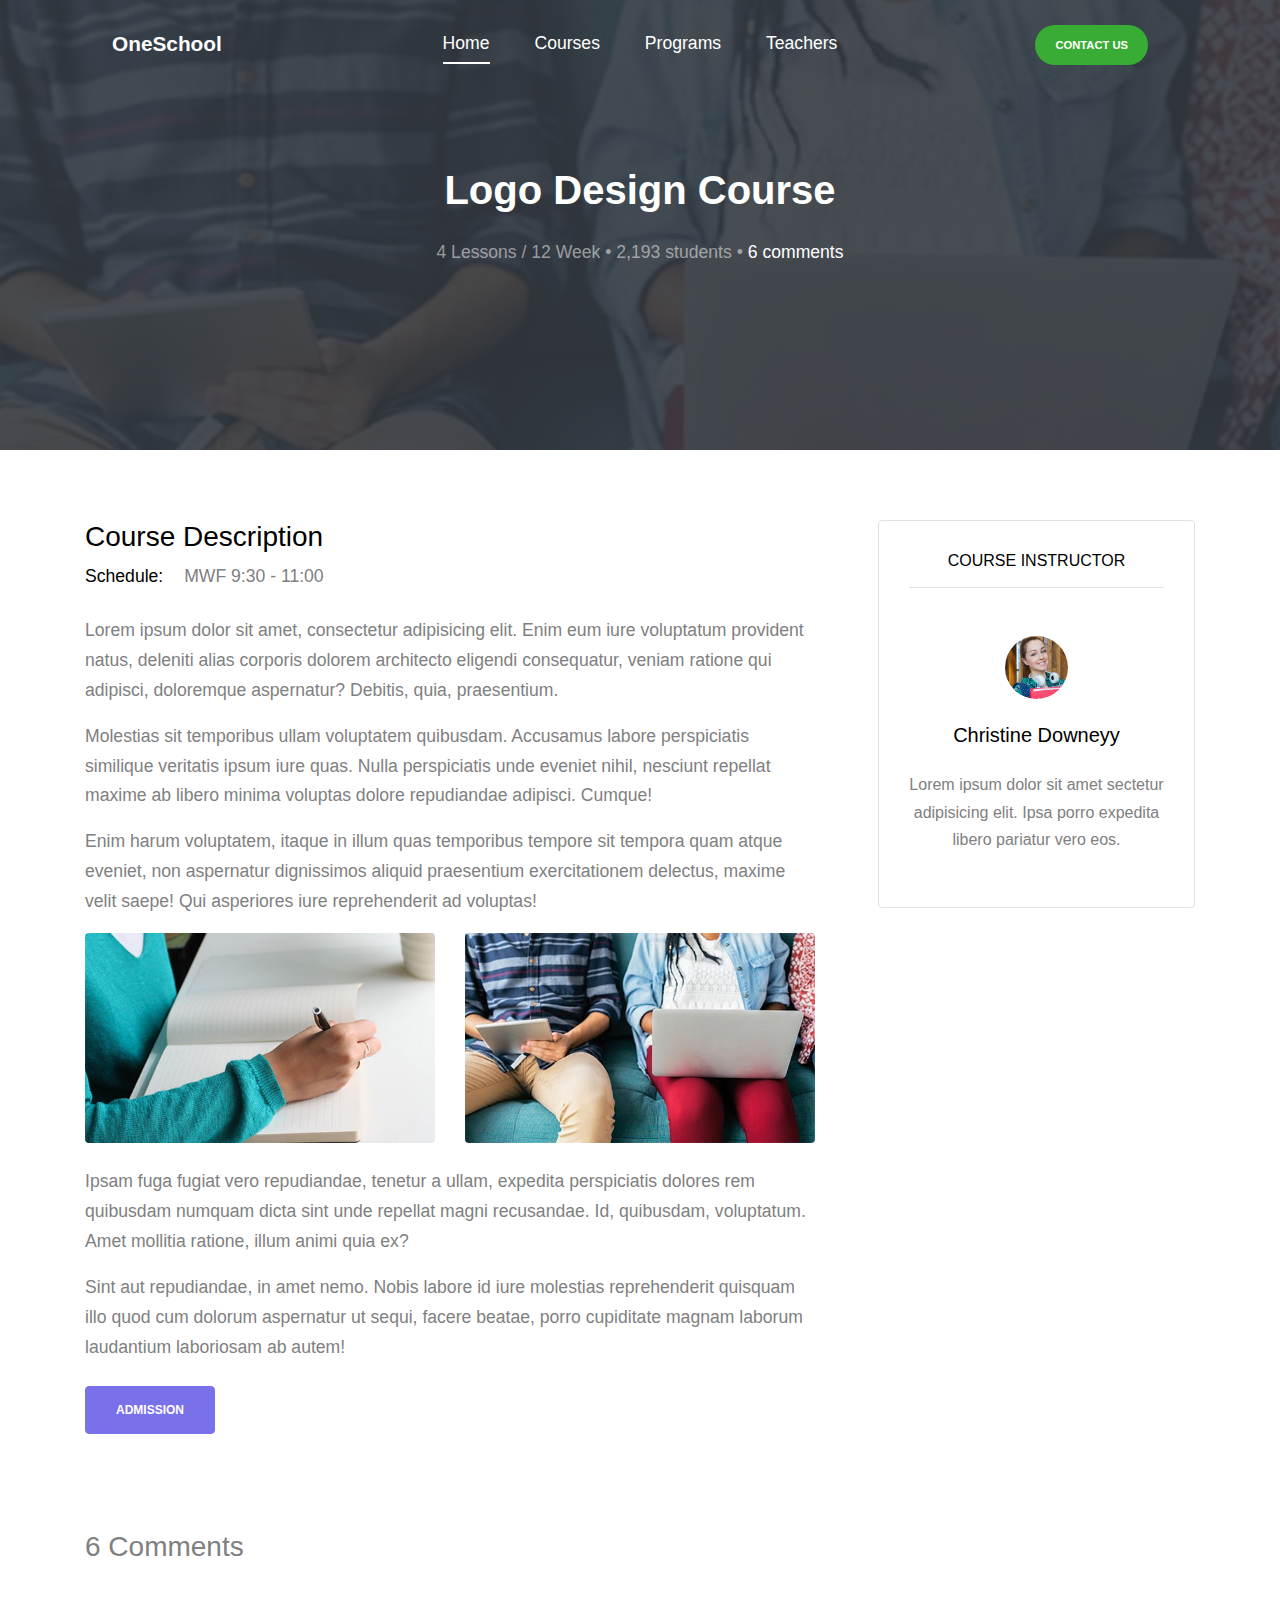
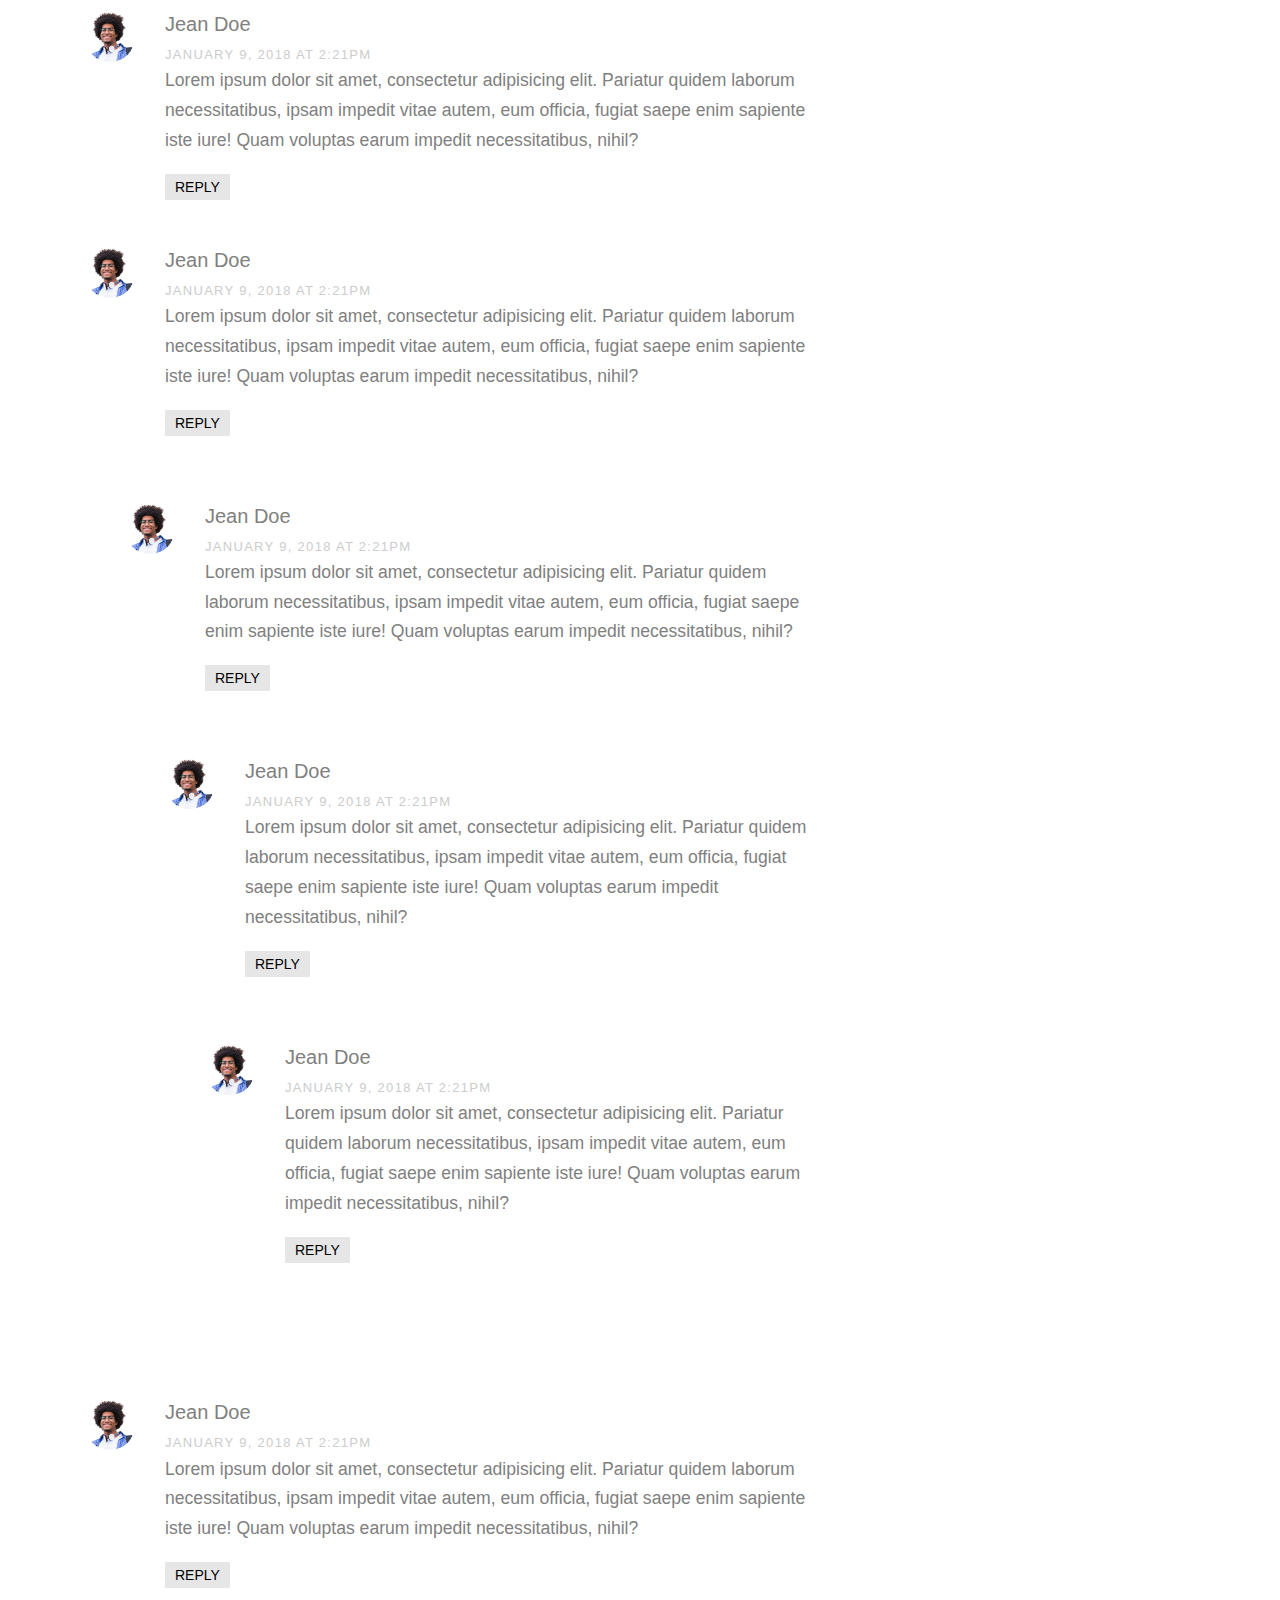
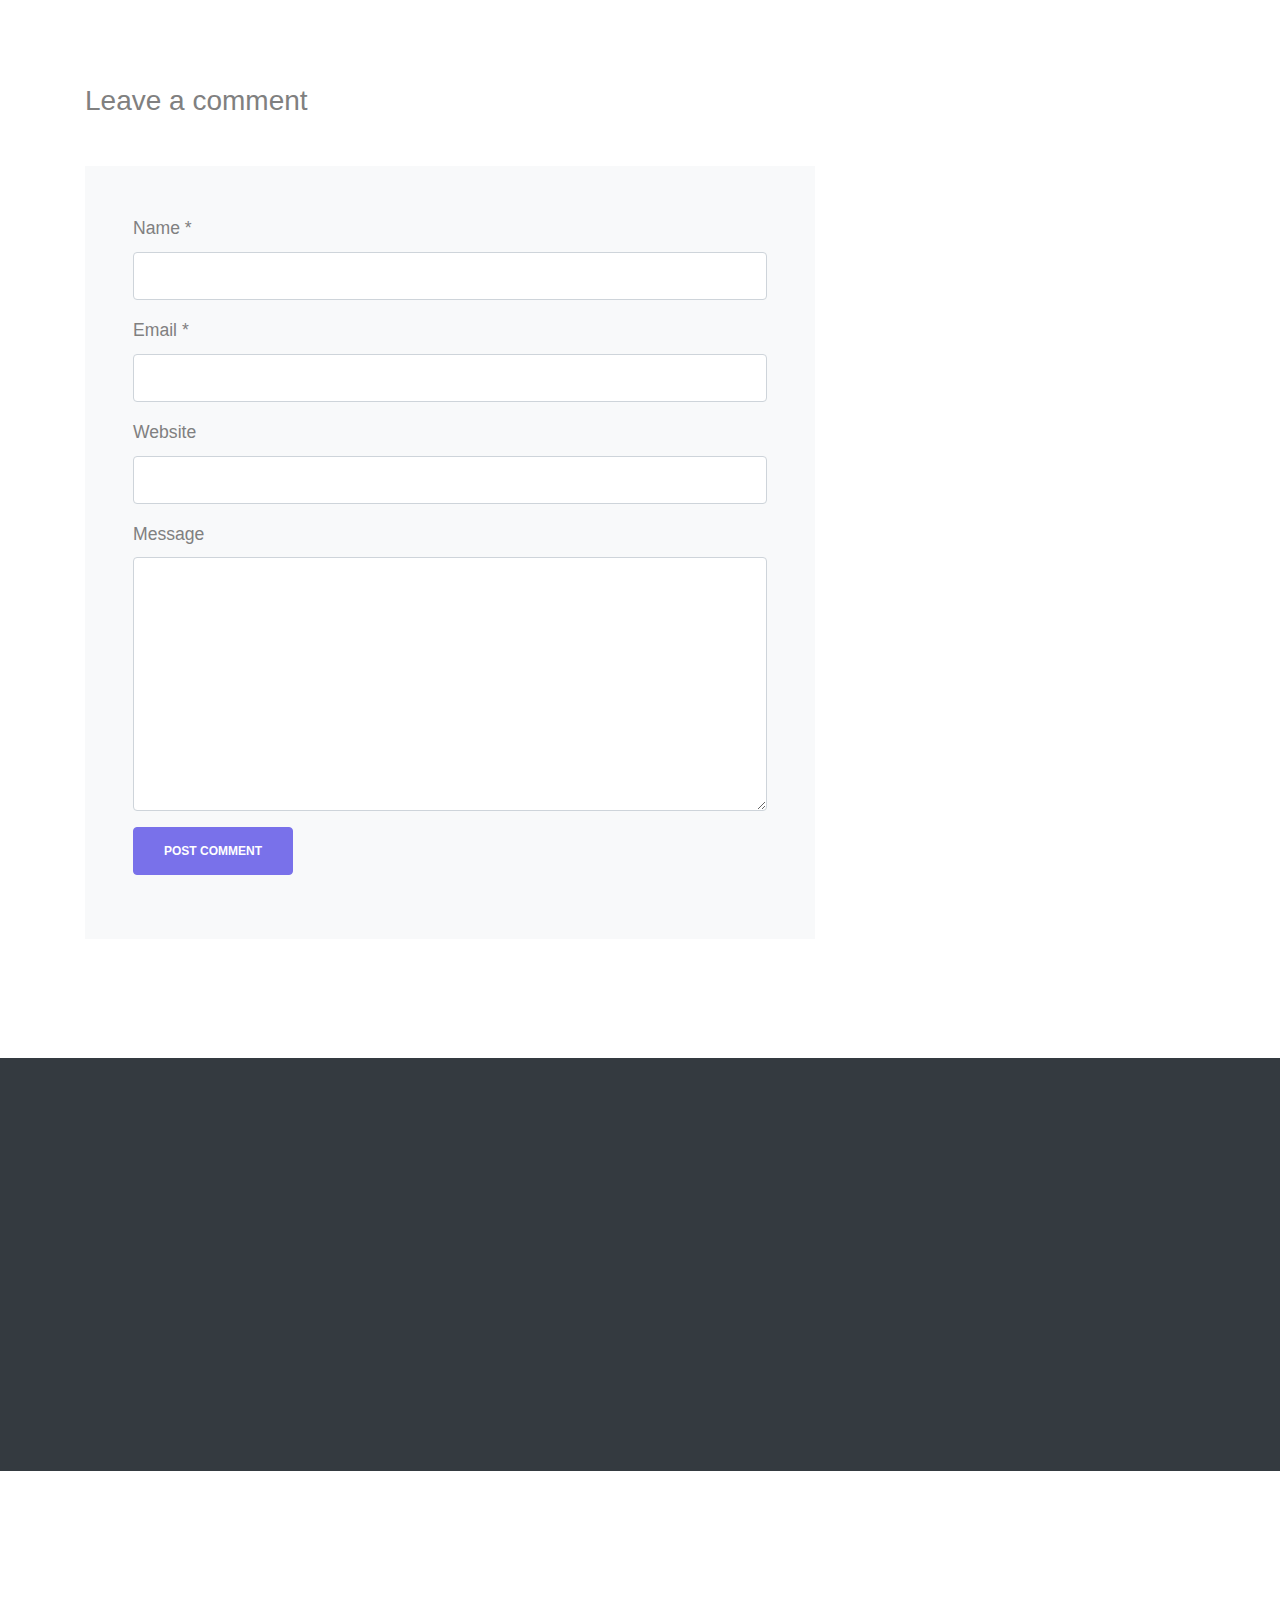
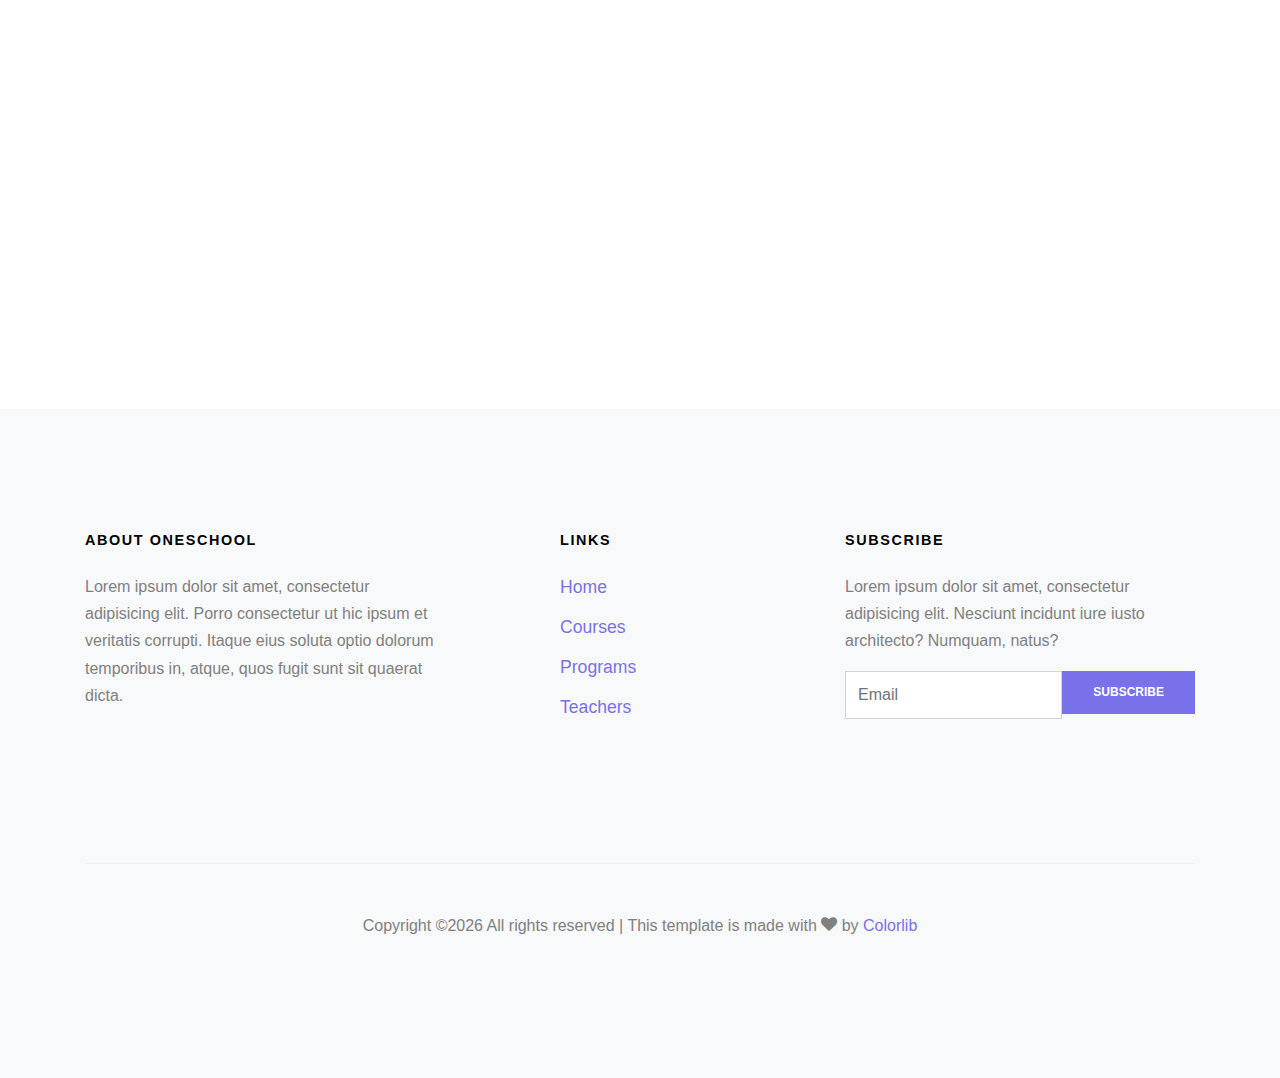
<file: course-single.html>
<!DOCTYPE html>
<html lang="en">
  <head>
    <title>OneSchool &mdash; Website by Colorlib</title>
    <meta charset="utf-8">
    <meta name="viewport" content="width=device-width, initial-scale=1, shrink-to-fit=no">
    
    
    <!-- <link href="https://fonts.googleapis.com/css?family=Muli:300,400,700,900" rel="stylesheet"> -->
    <link rel="stylesheet" href="fonts/icomoon/style.css">

    <link rel="stylesheet" href="css/bootstrap.min.css">
    <link rel="stylesheet" href="css/jquery-ui.css">
    <link rel="stylesheet" href="css/owl.carousel.min.css">
    <link rel="stylesheet" href="css/owl.theme.default.min.css">
    <link rel="stylesheet" href="css/owl.theme.default.min.css">

    <link rel="stylesheet" href="css/jquery.fancybox.min.css">

    <link rel="stylesheet" href="css/bootstrap-datepicker.css">

    <link rel="stylesheet" href="fonts/flaticon/font/flaticon.css">

    <link rel="stylesheet" href="css/aos.css">

    <link rel="stylesheet" href="css/style.css">
    
  </head>
  <body data-spy="scroll" data-target=".site-navbar-target" data-offset="300">
  
  <div class="site-wrap">

    <div class="site-mobile-menu site-navbar-target">
      <div class="site-mobile-menu-header">
        <div class="site-mobile-menu-close mt-3">
          <span class="icon-close2 js-menu-toggle"></span>
        </div>
      </div>
      <div class="site-mobile-menu-body"></div>
    </div>
   
    
    <header class="site-navbar py-4 js-sticky-header site-navbar-target" role="banner">
      
      <div class="container-fluid">
        <div class="d-flex align-items-center">
          <div class="site-logo mr-auto w-25"><a href="index.html">OneSchool</a></div>

          <div class="mx-auto text-center">
            <nav class="site-navigation position-relative text-right" role="navigation">
              <ul class="site-menu main-menu js-clone-nav mx-auto d-none d-lg-block  m-0 p-0">
                <li><a href="#home-section" class="nav-link">Home</a></li>
                <li><a href="#courses-section" class="nav-link">Courses</a></li>
                <li><a href="#programs-section" class="nav-link">Programs</a></li>
                <li><a href="#teachers-section" class="nav-link">Teachers</a></li>
              </ul>
            </nav>
          </div>

          <div class="ml-auto w-25">
            <nav class="site-navigation position-relative text-right" role="navigation">
              <ul class="site-menu main-menu site-menu-dark js-clone-nav mr-auto d-none d-lg-block m-0 p-0">
                <li class="cta"><a href="#contact-section" class="nav-link"><span>Contact Us</span></a></li>
              </ul>
            </nav>
            <a href="#" class="d-inline-block d-lg-none site-menu-toggle js-menu-toggle text-black float-right"><span class="icon-menu h3"></span></a>
          </div>
        </div>
      </div>
      
    </header>

    <div class="intro-section single-cover" id="home-section">
      
      <div class="slide-1 " style="background-image: url('images/img_2.jpg');" data-stellar-background-ratio="0.5">
        <div class="container">
          <div class="row align-items-center">
            <div class="col-12">
              <div class="row justify-content-center align-items-center text-center">
                <div class="col-lg-6">
                  <h1 data-aos="fade-up" data-aos-delay="0">Logo Design Course</h1>
                  <p data-aos="fade-up" data-aos-delay="100">4 Lessons / 12 Week &bullet; 2,193 students &bullet; <a href="#" class="text-white">6 comments</a></p>
                </div>

                
              </div>
            </div>
            
          </div>
        </div>
      </div>
    </div>
    
    <div class="site-section">
      <div class="container">
        <div class="row">
          <div class="col-lg-8 mb-5">

            <div class="mb-5">
              <h3 class="text-black">Course Description</h3>
              <p class="mb-4">
                <strong class="text-black mr-3">Schedule: </strong> MWF 9:30 - 11:00
              </p>
              <p>Lorem ipsum dolor sit amet, consectetur adipisicing elit. Enim eum iure voluptatum provident natus, deleniti alias corporis dolorem architecto eligendi consequatur, veniam ratione qui adipisci, doloremque aspernatur? Debitis, quia, praesentium.</p>
              <p>Molestias sit temporibus ullam voluptatem quibusdam. Accusamus labore perspiciatis similique veritatis ipsum iure quas. Nulla perspiciatis unde eveniet nihil, nesciunt repellat maxime ab libero minima voluptas dolore repudiandae adipisci. Cumque!</p>
              <p>Enim harum voluptatem, itaque in illum quas temporibus tempore sit tempora quam atque eveniet, non aspernatur dignissimos aliquid praesentium exercitationem delectus, maxime velit saepe! Qui asperiores iure reprehenderit ad voluptas!</p>
              <div class="row mb-4">
                <div class="col-md-6">
                  <img src="images/img_1.jpg" alt="Image" class="img-fluid rounded">
                </div>
                <div class="col-md-6">
                  <img src="images/img_2.jpg" alt="Image" class="img-fluid rounded">
                </div>
              </div>
              <p>Ipsam fuga fugiat vero repudiandae, tenetur a ullam, expedita perspiciatis dolores rem quibusdam numquam dicta sint unde repellat magni recusandae. Id, quibusdam, voluptatum. Amet mollitia ratione, illum animi quia ex?</p>
              <p>Sint aut repudiandae, in amet nemo. Nobis labore id iure molestias reprehenderit quisquam illo quod cum dolorum aspernatur ut sequi, facere beatae, porro cupiditate magnam laborum laudantium laboriosam ab autem!</p>

              <p class="mt-4"><a href="#" class="btn btn-primary">Admission</a></p>
            </div>

            <div class="pt-5">
              <h3 class="mb-5">6 Comments</h3>
              <ul class="comment-list">
                <li class="comment">
                  <div class="vcard bio">
                    <img src="images/person_1.jpg" alt="Image placeholder">
                  </div>
                  <div class="comment-body">
                    <h3>Jean Doe</h3>
                    <div class="meta">January 9, 2018 at 2:21pm</div>
                    <p>Lorem ipsum dolor sit amet, consectetur adipisicing elit. Pariatur quidem laborum necessitatibus, ipsam impedit vitae autem, eum officia, fugiat saepe enim sapiente iste iure! Quam voluptas earum impedit necessitatibus, nihil?</p>
                    <p><a href="#" class="reply">Reply</a></p>
                  </div>
                </li>

                <li class="comment">
                  <div class="vcard bio">
                    <img src="images/person_1.jpg" alt="Image placeholder">
                  </div>
                  <div class="comment-body">
                    <h3>Jean Doe</h3>
                    <div class="meta">January 9, 2018 at 2:21pm</div>
                    <p>Lorem ipsum dolor sit amet, consectetur adipisicing elit. Pariatur quidem laborum necessitatibus, ipsam impedit vitae autem, eum officia, fugiat saepe enim sapiente iste iure! Quam voluptas earum impedit necessitatibus, nihil?</p>
                    <p><a href="#" class="reply">Reply</a></p>
                  </div>

                  <ul class="children">
                    <li class="comment">
                      <div class="vcard bio">
                        <img src="images/person_1.jpg" alt="Image placeholder">
                      </div>
                      <div class="comment-body">
                        <h3>Jean Doe</h3>
                        <div class="meta">January 9, 2018 at 2:21pm</div>
                        <p>Lorem ipsum dolor sit amet, consectetur adipisicing elit. Pariatur quidem laborum necessitatibus, ipsam impedit vitae autem, eum officia, fugiat saepe enim sapiente iste iure! Quam voluptas earum impedit necessitatibus, nihil?</p>
                        <p><a href="#" class="reply">Reply</a></p>
                      </div>


                      <ul class="children">
                        <li class="comment">
                          <div class="vcard bio">
                            <img src="images/person_1.jpg" alt="Image placeholder">
                          </div>
                          <div class="comment-body">
                            <h3>Jean Doe</h3>
                            <div class="meta">January 9, 2018 at 2:21pm</div>
                            <p>Lorem ipsum dolor sit amet, consectetur adipisicing elit. Pariatur quidem laborum necessitatibus, ipsam impedit vitae autem, eum officia, fugiat saepe enim sapiente iste iure! Quam voluptas earum impedit necessitatibus, nihil?</p>
                            <p><a href="#" class="reply">Reply</a></p>
                          </div>

                            <ul class="children">
                              <li class="comment">
                                <div class="vcard bio">
                                  <img src="images/person_1.jpg" alt="Image placeholder">
                                </div>
                                <div class="comment-body">
                                  <h3>Jean Doe</h3>
                                  <div class="meta">January 9, 2018 at 2:21pm</div>
                                  <p>Lorem ipsum dolor sit amet, consectetur adipisicing elit. Pariatur quidem laborum necessitatibus, ipsam impedit vitae autem, eum officia, fugiat saepe enim sapiente iste iure! Quam voluptas earum impedit necessitatibus, nihil?</p>
                                  <p><a href="#" class="reply">Reply</a></p>
                                </div>
                              </li>
                            </ul>
                        </li>
                      </ul>
                    </li>
                  </ul>
                </li>

                <li class="comment">
                  <div class="vcard bio">
                    <img src="images/person_1.jpg" alt="Image placeholder">
                  </div>
                  <div class="comment-body">
                    <h3>Jean Doe</h3>
                    <div class="meta">January 9, 2018 at 2:21pm</div>
                    <p>Lorem ipsum dolor sit amet, consectetur adipisicing elit. Pariatur quidem laborum necessitatibus, ipsam impedit vitae autem, eum officia, fugiat saepe enim sapiente iste iure! Quam voluptas earum impedit necessitatibus, nihil?</p>
                    <p><a href="#" class="reply">Reply</a></p>
                  </div>
                </li>
              </ul>
              <!-- END comment-list -->
              
              <div class="comment-form-wrap pt-5">
                <h3 class="mb-5">Leave a comment</h3>
                <form action="#" class="p-5 bg-light">
                  <div class="form-group">
                    <label for="name">Name *</label>
                    <input type="text" class="form-control" id="name">
                  </div>
                  <div class="form-group">
                    <label for="email">Email *</label>
                    <input type="email" class="form-control" id="email">
                  </div>
                  <div class="form-group">
                    <label for="website">Website</label>
                    <input type="url" class="form-control" id="website">
                  </div>

                  <div class="form-group">
                    <label for="message">Message</label>
                    <textarea name="" id="message" cols="30" rows="10" class="form-control"></textarea>
                  </div>
                  <div class="form-group">
                    <input type="submit" value="Post Comment" class="btn btn-primary">
                  </div>

                </form>
              </div>
            </div>



          </div>
          <div class="col-lg-4 pl-lg-5">

            <div class="mb-5 text-center border rounded course-instructor">
              <h3 class="mb-5 text-black text-uppercase h6 border-bottom pb-3">Course Instructor</h3>
              <div class="mb-4 text-center">
                <img src="images/person_2.jpg" alt="Image" class="w-25 rounded-circle mb-4">  
                <h3 class="h5 text-black mb-4">Christine Downeyy</h3>
                <p>Lorem ipsum dolor sit amet sectetur adipisicing elit. Ipsa porro expedita libero pariatur vero eos.</p>
              </div>
            </div>

          </div>
        </div>
      </div>
    </div>

    <div class="site-section courses-title bg-dark" id="courses-section">
      <div class="container">
        <div class="row mb-5 justify-content-center">
          <div class="col-lg-7 text-center" data-aos="fade-up" data-aos-delay="">
            <h2 class="section-title">More Courses</h2>
          </div>
        </div>
      </div>
    </div>
    <div class="site-section courses-entry-wrap"  data-aos="fade" data-aos-delay="100">
      <div class="container">
        <div class="row">

          <div class="owl-carousel col-12 nonloop-block-14">

            <div class="course bg-white h-100 align-self-stretch">
              <figure class="m-0">
                <a href="course-single.html"><img src="images/img_1.jpg" alt="Image" class="img-fluid"></a>
              </figure>
              <div class="course-inner-text py-4 px-4">
                <span class="course-price">$20</span>
                <div class="meta"><span class="icon-clock-o"></span>4 Lessons / 12 week</div>
                <h3><a href="#">Study Law of Physics</a></h3>
                <p>Lorem ipsum dolor sit amet ipsa nulla adipisicing elit. </p>
              </div>
              <div class="d-flex border-top stats">
                <div class="py-3 px-4"><span class="icon-users"></span> 2,193 students</div>
                <div class="py-3 px-4 w-25 ml-auto border-left"><span class="icon-chat"></span> 2</div>
              </div>
            </div>

            <div class="course bg-white h-100 align-self-stretch">
              <figure class="m-0">
                <a href="course-single.html"><img src="images/img_2.jpg" alt="Image" class="img-fluid"></a>
              </figure>
              <div class="course-inner-text py-4 px-4">
                <span class="course-price">$99</span>
                <div class="meta"><span class="icon-clock-o"></span>4 Lessons / 12 week</div>
                <h3><a href="#">Logo Design Course</a></h3>
                <p>Lorem ipsum dolor sit amet ipsa nulla adipisicing elit. </p>
              </div>
              <div class="d-flex border-top stats">
                <div class="py-3 px-4"><span class="icon-users"></span> 2,193 students</div>
                <div class="py-3 px-4 w-25 ml-auto border-left"><span class="icon-chat"></span> 2</div>
              </div>
            </div>

            <div class="course bg-white h-100 align-self-stretch">
              <figure class="m-0">
                <a href="course-single.html"><img src="images/img_3.jpg" alt="Image" class="img-fluid"></a>
              </figure>
              <div class="course-inner-text py-4 px-4">
                <span class="course-price">$99</span>
                <div class="meta"><span class="icon-clock-o"></span>4 Lessons / 12 week</div>
                <h3><a href="#">JS Programming Language</a></h3>
                <p>Lorem ipsum dolor sit amet ipsa nulla adipisicing elit. </p>
              </div>
              <div class="d-flex border-top stats">
                <div class="py-3 px-4"><span class="icon-users"></span> 2,193 students</div>
                <div class="py-3 px-4 w-25 ml-auto border-left"><span class="icon-chat"></span> 2</div>
              </div>
            </div>



            <div class="course bg-white h-100 align-self-stretch">
              <figure class="m-0">
                <a href="course-single.html"><img src="images/img_4.jpg" alt="Image" class="img-fluid"></a>
              </figure>
              <div class="course-inner-text py-4 px-4">
                <span class="course-price">$20</span>
                <div class="meta"><span class="icon-clock-o"></span>4 Lessons / 12 week</div>
                <h3><a href="#">Study Law of Physics</a></h3>
                <p>Lorem ipsum dolor sit amet ipsa nulla adipisicing elit. </p>
              </div>
              <div class="d-flex border-top stats">
                <div class="py-3 px-4"><span class="icon-users"></span> 2,193 students</div>
                <div class="py-3 px-4 w-25 ml-auto border-left"><span class="icon-chat"></span> 2</div>
              </div>
            </div>

            <div class="course bg-white h-100 align-self-stretch">
              <figure class="m-0">
                <a href="course-single.html"><img src="images/img_5.jpg" alt="Image" class="img-fluid"></a>
              </figure>
              <div class="course-inner-text py-4 px-4">
                <span class="course-price">$99</span>
                <div class="meta"><span class="icon-clock-o"></span>4 Lessons / 12 week</div>
                <h3><a href="#">Logo Design Course</a></h3>
                <p>Lorem ipsum dolor sit amet ipsa nulla adipisicing elit. </p>
              </div>
              <div class="d-flex border-top stats">
                <div class="py-3 px-4"><span class="icon-users"></span> 2,193 students</div>
                <div class="py-3 px-4 w-25 ml-auto border-left"><span class="icon-chat"></span> 2</div>
              </div>
            </div>

            <div class="course bg-white h-100 align-self-stretch">
              <figure class="m-0">
                <a href="course-single.html"><img src="images/img_6.jpg" alt="Image" class="img-fluid"></a>
              </figure>
              <div class="course-inner-text py-4 px-4">
                <span class="course-price">$99</span>
                <div class="meta"><span class="icon-clock-o"></span>4 Lessons / 12 week</div>
                <h3><a href="#">JS Programming Language</a></h3>
                <p>Lorem ipsum dolor sit amet ipsa nulla adipisicing elit. </p>
              </div>
              <div class="d-flex border-top stats">
                <div class="py-3 px-4"><span class="icon-users"></span> 2,193 students</div>
                <div class="py-3 px-4 w-25 ml-auto border-left"><span class="icon-chat"></span> 2</div>
              </div>
            </div>

          </div>

         

        </div>
        <div class="row justify-content-center">
          <div class="col-7 text-center">
            <button class="customPrevBtn btn btn-primary m-1">Prev</button>
            <button class="customNextBtn btn btn-primary m-1">Next</button>
          </div>
        </div>
      </div>
    </div>
     
    <footer class="footer-section bg-light">
      <div class="container">
        <div class="row">
          <div class="col-md-4">
            <h3>About OneSchool</h3>
            <p>Lorem ipsum dolor sit amet, consectetur adipisicing elit. Porro consectetur ut hic ipsum et veritatis corrupti. Itaque eius soluta optio dolorum temporibus in, atque, quos fugit sunt sit quaerat dicta.</p>
          </div>

          <div class="col-md-3 ml-auto">
            <h3>Links</h3>
            <ul class="list-unstyled footer-links">
              <li><a href="#">Home</a></li>
              <li><a href="#">Courses</a></li>
              <li><a href="#">Programs</a></li>
              <li><a href="#">Teachers</a></li>
            </ul>
          </div>

          <div class="col-md-4">
            <h3>Subscribe</h3>
            <p>Lorem ipsum dolor sit amet, consectetur adipisicing elit. Nesciunt incidunt iure iusto architecto? Numquam, natus?</p>
            <form action="#" class="footer-subscribe">
              <div class="d-flex mb-5">
                <input type="text" class="form-control rounded-0" placeholder="Email">
                <input type="submit" class="btn btn-primary rounded-0" value="Subscribe">
              </div>
            </form>
          </div>

        </div>

        <div class="row pt-5 mt-5 text-center">
          <div class="col-md-12">
            <div class="border-top pt-5">
            <p>
        <!-- Link back to Colorlib can't be removed. Template is licensed under CC BY 3.0. -->
        Copyright &copy;<script>document.write(new Date().getFullYear());</script> All rights reserved | This template is made with <i class="icon-heart" aria-hidden="true"></i> by <a href="https://colorlib.com" target="_blank" >Colorlib</a>
        <!-- Link back to Colorlib can't be removed. Template is licensed under CC BY 3.0. -->
      </p>
            </div>
          </div>
          
        </div>
      </div>
    </footer>

  
    
  </div> <!-- .site-wrap -->

  <script src="js/jquery-3.3.1.min.js"></script>
  <script src="js/jquery-migrate-3.0.1.min.js"></script>
  <script src="js/jquery-ui.js"></script>
  <script src="js/popper.min.js"></script>
  <script src="js/bootstrap.min.js"></script>
  <script src="js/owl.carousel.min.js"></script>
  <script src="js/jquery.stellar.min.js"></script>
  <script src="js/jquery.countdown.min.js"></script>
  <script src="js/bootstrap-datepicker.min.js"></script>
  <script src="js/jquery.easing.1.3.js"></script>
  <script src="js/aos.js"></script>
  <script src="js/jquery.fancybox.min.js"></script>
  <script src="js/jquery.sticky.js"></script>

  
  <script src="js/main.js"></script>
    
  </body>
</html>
</file>
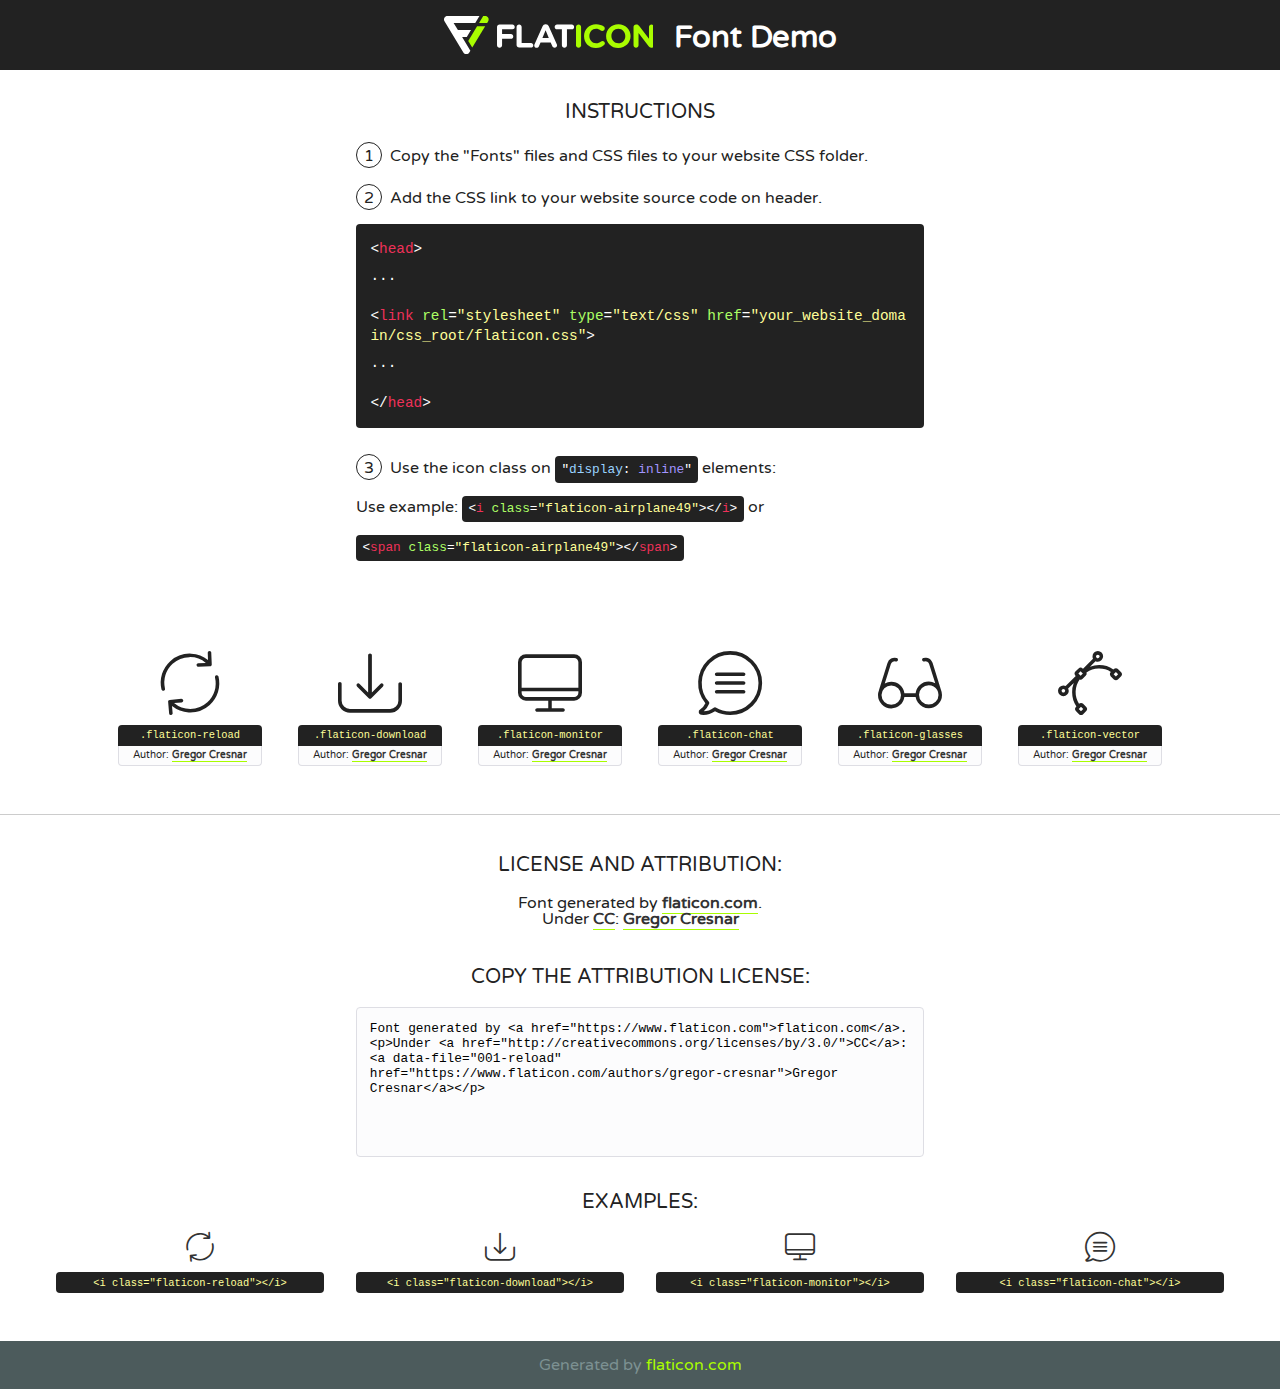
<file: fonts/flaticon/font/flaticon.html>
<!DOCTYPE html>
<!--
  Flaticon icon font: Flaticon
  Creation date: 21/03/2019 11:46
-->
<html>
<!DOCTYPE html>
<html>

<head>
    <title>Flaticon WebFont</title>
    <link href="http://fonts.googleapis.com/css?family=Varela+Round" rel="stylesheet" type="text/css" />
    <link rel="stylesheet" type="text/css" href="flaticon.css">
    <meta charset="UTF-8">
    <style>
    html, body, div, span, applet, object, iframe,
    h1, h2, h3, h4, h5, h6, p, blockquote, pre,
    a, abbr, acronym, address, big, cite, code,
    del, dfn, em, img, ins, kbd, q, s, samp,
    small, strike, strong, sub, sup, tt, var,
    b, u, i, center,
    dl, dt, dd, ol, ul, li,
    fieldset, form, label, legend,
    table, caption, tbody, tfoot, thead, tr, th, td,
    article, aside, canvas, details, embed, 
    figure, figcaption, footer, header, hgroup, 
    menu, nav, output, ruby, section, summary,
    time, mark, audio, video {
        margin: 0;
        padding: 0;
        border: 0;
        font-size: 100%;
        font: inherit;
        vertical-align: baseline;
    }
    /* HTML5 display-role reset for older browsers */
    article, aside, details, figcaption, figure, 
    footer, header, hgroup, menu, nav, section {
        display: block;
    }
    body {
        line-height: 1;
    }
    ol, ul {
        list-style: none;
    }
    blockquote, q {
        quotes: none;
    }
    blockquote:before, blockquote:after,
    q:before, q:after {
        content: '';
        content: none;
    }
    table {
        border-collapse: collapse;
        border-spacing: 0;
    }
    body {
        font-family: 'Varela Round', Helvetica, Arial, sans-serif;
        font-size: 16px;
        color: #222;
    }
    a {
        color: #333;
        border-bottom: 1px solid #a9fd00;
        font-weight: bold;
        text-decoration: none;
    }
    * {
        -moz-box-sizing: border-box;
        -webkit-box-sizing: border-box;
        box-sizing: border-box;
        margin: 0;
        padding: 0;
    }
    [class^="flaticon-"]:before, [class*=" flaticon-"]:before, [class^="flaticon-"]:after, [class*=" flaticon-"]:after {
        font-family: Flaticon;
        font-size: 30px;
        font-style: normal;
        margin-left: 20px;
        color: #333;
    }
    .wrapper {
        max-width: 600px;
        margin: auto;
        padding: 0 1em;
    }
    .title {
        font-size: 1.25em;
        text-align: center;
        margin-bottom: 1em;
        text-transform: uppercase;
    }
    header {
        text-align: center;
        background-color: #222;
        color: #fff;
        padding: 1em;
    }
    header .logo {
        width: 210px;
        height: 38px;
        display: inline-block;
        vertical-align: middle;
        margin-right: 1em;
        border: none;
    }
    header strong {
        font-size: 1.95em;
        font-weight: bold;
        vertical-align: middle;
        margin-top: 5px;
        display: inline-block;
    }
    .demo {
        margin: 2em auto;
        line-height: 1.25em;
    }
    .demo ul li {
        margin-bottom: 1em;
    }
    .demo ul li .num {
        color: #222;
        border-radius: 20px;
        display: inline-block;
        width: 26px;
        padding: 3px;
        height: 26px;
        text-align: center;
        margin-right: 0.5em;
        border: 1px solid #222;
    }
    .demo ul li code {
        background-color: #222;
        border-radius: 4px;
        padding: 0.25em 0.5em;
        display: inline-block;
        color: #fff;
        font-family: Consolas,Monaco,Lucida Console,Liberation Mono,DejaVu Sans Mono,Bitstream Vera Sans Mono,Courier New, monospace;
        font-weight: lighter;
        margin-top: 1em;
        font-size: 0.8em;
        word-break: break-all;
    }
    .demo ul li code.big {
        padding: 1em;
        font-size: 0.9em;
    }
    .demo ul li code .red {
        color: #EF3159;
    }
    .demo ul li code .green {
        color: #ACFF65;
    }
    .demo ul li code .yellow {
        color: #FFFF99;
    }
    .demo ul li code .blue {
        color: #99D3FF;
    }
    .demo ul li code .purple {
        color: #A295FF;
    }
    .demo ul li code .dots {
        margin-top: 0.5em;
        display: block;
    }
    #glyphs {
        border-bottom: 1px solid #ccc;
        padding: 2em 0;
        text-align: center;
    }
    .glyph {
        display: inline-block;
        width: 9em;
        margin: 1em;
        text-align: center;
        vertical-align: top;
        background: #FFF;
    }
    .glyph .glyph-icon {
        padding: 10px;
        display: block;
        font-family:"Flaticon";
        font-size: 64px;
        line-height: 1;
    }
    .glyph .glyph-icon:before {
        font-size: 64px;
        color: #222;
        margin-left: 0;
    }
    .class-name {
        font-size: 0.65em;
        background-color: #222;
        color: #fff;
        border-radius: 4px 4px 0 0;
        padding: 0.5em;
        color: #FFFF99;
        font-family: Consolas,Monaco,Lucida Console,Liberation Mono,DejaVu Sans Mono,Bitstream Vera Sans Mono,Courier New, monospace;
    }
    .author-name {
        font-size: 0.6em;
        background-color: #fcfcfd;
        border: 1px solid #DEDEE4;
        border-top: 0;
        border-radius: 0 0 4px 4px;
        padding: 0.5em;
    }
    .class-name:last-child {
        font-size: 10px;
        color:#888;
    }
    .class-name:last-child a {
        font-size: 10px;
        color:#555;
    }
    .class-name:last-child a:hover {
        color:#a9fd00;
    }
    .glyph > input {
        display: block;
        width: 100px;
        margin: 5px auto;
        text-align: center;
        font-size: 12px;
        cursor: text;
    }
    .glyph > input.icon-input {
        font-family:"Flaticon";
        font-size: 16px;
        margin-bottom: 10px;
    }
    .attribution .title {
        margin-top: 2em;
    }
    .attribution textarea {
        background-color: #fcfcfd;
        padding: 1em;
        border: none;
        box-shadow: none;
        border: 1px solid #DEDEE4;
        border-radius: 4px;
        resize: none;
        width: 100%;
        height: 150px;
        font-size: 0.8em;
        font-family: Consolas,Monaco,Lucida Console,Liberation Mono,DejaVu Sans Mono,Bitstream Vera Sans Mono,Courier New, monospace;
        -webkit-appearance: none;
    }
    .iconsuse {
        margin: 2em auto;
        text-align: center;
        max-width: 1200px;
    }
    .iconsuse:after {
        content: '';
        display: table;
        clear: both;
    }
    .iconsuse .image {
        float: left;
        width: 25%;
        padding: 0 1em;
    }
    .iconsuse .image p {
        margin-bottom: 1em;
    }
    .iconsuse .image span {
        display: block;
        font-size: 0.65em;
        background-color: #222;
        color: #fff;
        border-radius: 4px;
        padding: 0.5em;
        color: #FFFF99;
        margin-top: 1em;
        font-family: Consolas,Monaco,Lucida Console,Liberation Mono,DejaVu Sans Mono,Bitstream Vera Sans Mono,Courier New, monospace;
    }
    #footer {
        text-align: center;
        background-color: #4C5B5C;
        color: #7c9192;
        padding: 1em;
    }
    #footer a {
        border: none;
        color: #a9fd00;
        font-weight: normal;
    }
    @media (max-width: 960px) {
        .iconsuse .image {
            width: 50%;
        }
    }
    @media (max-width: 560px) {
        .iconsuse .image {
            width: 100%;
        }
    }
    </style>
</head>

<body class="characters-off">

    <header>
        <a href="https://www.flaticon.com" target="_blank" class="logo">
            <svg version="1.1" xmlns="http://www.w3.org/2000/svg" xmlns:xlink="http://www.w3.org/1999/xlink" xmlns:a="http://ns.adobe.com/AdobeSVGViewerExtensions/3.0/" viewBox="0 0 560.875 102.036" enable-background="new 0 0 560.875 102.036" xml:space="preserve">
                <defs>
                </defs>
                <g>
                    <g class="letters">
                        <path fill="#ffffff" d="M141.596,29.675c0-3.777,2.985-6.767,6.764-6.767h34.438c3.426,0,6.15,2.728,6.15,6.15
                        c0,3.43-2.724,6.149-6.15,6.149h-27.674v13.091h23.719c3.429,0,6.151,2.724,6.151,6.15c0,3.43-2.723,6.149-6.151,6.149h-23.719
                        v17.574c0,3.773-2.986,6.761-6.764,6.761c-3.779,0-6.764-2.989-6.764-6.761V29.675z"></path>
                        <path fill="#ffffff" d="M193.844,29.149c0-3.781,2.985-6.767,6.764-6.767c3.776,0,6.763,2.985,6.763,6.767v42.957h25.039
                        c3.426,0,6.149,2.726,6.149,6.153c0,3.425-2.723,6.15-6.149,6.15h-31.802c-3.779,0-6.764-2.986-6.764-6.768V29.149z"></path>
                        <path fill="#ffffff" d="M241.891,75.71l21.438-48.407c1.492-3.341,4.215-5.357,7.906-5.357h0.792
                        c3.686,0,6.323,2.017,7.815,5.357l21.439,48.407c0.436,0.967,0.701,1.845,0.701,2.723c0,3.602-2.809,6.501-6.414,6.501
                        c-3.161,0-5.269-1.845-6.499-4.655l-4.132-9.661h-27.059l-4.301,10.102c-1.144,2.631-3.426,4.214-6.237,4.214
                        c-3.517,0-6.24-2.81-6.24-6.325C241.1,77.64,241.451,76.677,241.891,75.71z M279.932,58.666l-8.521-20.297l-8.526,20.297H279.932
                        z"></path>
                        <path fill="#ffffff" d="M314.864,35.387H301.86c-3.429,0-6.239-2.813-6.239-6.238c0-3.429,2.811-6.24,6.239-6.24h39.533
                        c3.426,0,6.237,2.811,6.237,6.24c0,3.425-2.811,6.238-6.237,6.238h-13.001v42.785c0,3.773-2.99,6.761-6.764,6.761
                        c-3.779,0-6.764-2.989-6.764-6.761V35.387z"></path>
                        <path fill="#A9FD00" d="M352.615,29.149c0-3.781,2.985-6.767,6.767-6.767c3.774,0,6.761,2.985,6.761,6.767v49.024
                        c0,3.773-2.987,6.761-6.761,6.761c-3.781,0-6.767-2.989-6.767-6.761V29.149z"></path>
                        <path fill="#A9FD00" d="M374.132,53.836v-0.179c0-17.481,13.178-31.801,32.065-31.801c9.22,0,15.459,2.458,20.557,6.238
                        c1.402,1.054,2.637,2.985,2.637,5.357c0,3.692-2.985,6.59-6.681,6.59c-1.845,0-3.071-0.702-4.044-1.319
                        c-3.776-2.813-7.729-4.393-12.562-4.393c-10.364,0-17.831,8.611-17.831,19.154v0.173c0,10.542,7.291,19.329,17.831,19.329
                        c5.715,0,9.492-1.756,13.359-4.834c1.049-0.874,2.458-1.491,4.039-1.491c3.429,0,6.325,2.813,6.325,6.236
                        c0,2.106-1.056,3.78-2.282,4.834c-5.539,4.834-12.036,7.733-21.878,7.733C387.572,85.464,374.132,71.493,374.132,53.836z"></path>
                        <path fill="#A9FD00" d="M433.009,53.836v-0.179c0-17.481,13.79-31.801,32.766-31.801c18.981,0,32.592,14.143,32.592,31.628v0.173
                        c0,17.483-13.785,31.807-32.769,31.807C446.625,85.464,433.009,71.32,433.009,53.836z M484.224,53.836v-0.179
                        c0-10.539-7.725-19.326-18.626-19.326c-10.893,0-18.449,8.611-18.449,19.154v0.173c0,10.542,7.73,19.329,18.626,19.329
                        C476.676,72.986,484.224,64.378,484.224,53.836z"></path>
                        <path fill="#A9FD00" d="M506.233,29.321c0-3.774,2.99-6.763,6.767-6.763h1.401c3.252,0,5.183,1.583,7.029,3.953l26.093,34.265
                        V29.059c0-3.692,2.99-6.677,6.681-6.677c3.683,0,6.671,2.985,6.671,6.677v48.934c0,3.78-2.987,6.765-6.764,6.765h-0.436
                        c-3.257,0-5.188-1.581-7.034-3.953l-27.056-35.492v32.944c0,3.687-2.985,6.676-6.678,6.676c-3.683,0-6.673-2.989-6.673-6.676
                        V29.321z"></path>
                    </g>
                    <g class="insignia">
                        <path fill="#ffffff" d="M48.372,56.137h12.517l11.156-18.537H37.186L25.688,18.539h57.825L94.668,0H9.271
                        C5.925,0,2.842,1.801,1.198,4.716c-1.644,2.907-1.593,6.482,0.134,9.343l50.38,83.501c1.678,2.781,4.689,4.476,7.938,4.476
                        c3.246,0,6.257-1.695,7.935-4.476l2.898-4.804L48.372,56.137z"></path>
                        <g class="i">
                            <path fill="#A9FD00" d="M93.575,18.539h0.031v0.004l21.652,0.004l2.705-4.488c1.727-2.861,1.778-6.436,0.133-9.343
                            C116.454,1.801,113.371,0,110.026,0h-5.294L93.575,18.539z"></path>
                            <polygon fill="#A9FD00" points="88.291,27.356 64.725,66.486 75.519,84.404 109.942,27.356"></polygon>
                        </g>
                    </g>
                </g>
            </svg>
        </a>
        <strong>Font Demo</strong>
    </header>


    <section class="demo wrapper">

        <p class="title">Instructions</p>

        <ul>
            <li>
                <span class="num">1</span>Copy the "Fonts" files and CSS files to your website CSS folder.
            </li>
            <li>
                <span class="num">2</span>Add the CSS link to your website source code on header.
                <code class="big">
                    &lt;<span class="red">head</span>&gt;
                    <br/><span class="dots">...</span>
                    <br/>&lt;<span class="red">link</span> <span class="green">rel</span>=<span class="yellow">"stylesheet"</span> <span class="green">type</span>=<span class="yellow">"text/css"</span> <span class="green">href</span>=<span class="yellow">"your_website_domain/css_root/flaticon.css"</span>&gt;
                    <br/><span class="dots">...</span>
                    <br/>&lt;/<span class="red">head</span>&gt;
                </code>
            </li>

            <li>
                <p>
                    <span class="num">3</span>Use the icon class on <code>"<span class="blue">display</span>:<span class="purple"> inline</span>"</code> elements:
                    <br />
                    Use example: <code>&lt;<span class="red">i</span> <span class="green">class</span>=<span class="yellow">&quot;flaticon-airplane49&quot;</span>&gt;&lt;/<span class="red">i</span>&gt;</code> or <code>&lt;<span class="red">span</span> <span class="green">class</span>=<span class="yellow">&quot;flaticon-airplane49&quot;</span>&gt;&lt;/<span class="red">span</span>&gt;</code>
            </li>
        </ul>

    </section>




   <section id="glyphs">          
    
      
        <div class="glyph"><div class="glyph-icon flaticon-reload"></div>
            <div class="class-name">.flaticon-reload</div>
            <div class="author-name">Author: <a data-file="001-reload" href="https://www.flaticon.com/authors/gregor-cresnar">Gregor Cresnar</a> </div> 
        </div>        
        
        <div class="glyph"><div class="glyph-icon flaticon-download"></div>
            <div class="class-name">.flaticon-download</div>
            <div class="author-name">Author: <a data-file="002-download" href="https://www.flaticon.com/authors/gregor-cresnar">Gregor Cresnar</a> </div> 
        </div>        
        
        <div class="glyph"><div class="glyph-icon flaticon-monitor"></div>
            <div class="class-name">.flaticon-monitor</div>
            <div class="author-name">Author: <a data-file="003-monitor" href="https://www.flaticon.com/authors/gregor-cresnar">Gregor Cresnar</a> </div> 
        </div>        
        
        <div class="glyph"><div class="glyph-icon flaticon-chat"></div>
            <div class="class-name">.flaticon-chat</div>
            <div class="author-name">Author: <a data-file="004-chat" href="https://www.flaticon.com/authors/gregor-cresnar">Gregor Cresnar</a> </div> 
        </div>        
        
        <div class="glyph"><div class="glyph-icon flaticon-glasses"></div>
            <div class="class-name">.flaticon-glasses</div>
            <div class="author-name">Author: <a data-file="005-glasses" href="https://www.flaticon.com/authors/gregor-cresnar">Gregor Cresnar</a> </div> 
        </div>        
        
        <div class="glyph"><div class="glyph-icon flaticon-vector"></div>
            <div class="class-name">.flaticon-vector</div>
            <div class="author-name">Author: <a data-file="006-vector" href="https://www.flaticon.com/authors/gregor-cresnar">Gregor Cresnar</a> </div> 
        </div>        
        

    </section>



    <section class="attribution wrapper"   style="text-align:center;">

      <div class="title">License and attribution:</div><div class="attrDiv">Font generated by <a href="https://www.flaticon.com">flaticon.com</a>. <div><p>Under <a href="http://creativecommons.org/licenses/by/3.0/">CC</a>: <a data-file="001-reload" href="https://www.flaticon.com/authors/gregor-cresnar">Gregor Cresnar</a></p>  </div>
      </div>
      <div class="title">Copy the Attribution License:</div>

    <textarea onclick="this.focus();this.select();">Font generated by &lt;a href=&quot;https://www.flaticon.com&quot;&gt;flaticon.com&lt;/a&gt;. <p>Under <a href="http://creativecommons.org/licenses/by/3.0/">CC</a>: <a data-file="001-reload" href="https://www.flaticon.com/authors/gregor-cresnar">Gregor Cresnar</a></p>  
     </textarea>

    </section>

    <section class="iconsuse">

          <div class="title">Examples:</div>            
             
            <div class="image">
                <p>
                    <i class="glyph-icon flaticon-reload"></i> 
                    <span>&lt;i class=&quot;flaticon-reload&quot;&gt;&lt;/i&gt;</span>
                </p>
            </div>
            
            <div class="image">
                <p>
                    <i class="glyph-icon flaticon-download"></i> 
                    <span>&lt;i class=&quot;flaticon-download&quot;&gt;&lt;/i&gt;</span>
                </p>
            </div>
            
            <div class="image">
                <p>
                    <i class="glyph-icon flaticon-monitor"></i> 
                    <span>&lt;i class=&quot;flaticon-monitor&quot;&gt;&lt;/i&gt;</span>
                </p>
            </div>
            
            <div class="image">
                <p>
                    <i class="glyph-icon flaticon-chat"></i> 
                    <span>&lt;i class=&quot;flaticon-chat&quot;&gt;&lt;/i&gt;</span>
                </p>
            </div>
                       
        </div>
                            
    </section>

<div id="footer">
    <div>Generated by <a href="https://www.flaticon.com">flaticon.com</a>
    </div>
</div>



</body>
</html>
</file>
<file: fonts/icomoon/style.css>
@font-face {
  font-family: 'icomoon';
  src:  url('fonts/icomoon.eot?10si43');
  src:  url('fonts/icomoon.eot?10si43#iefix') format('embedded-opentype'),
    url('fonts/icomoon.ttf?10si43') format('truetype'),
    url('fonts/icomoon.woff?10si43') format('woff'),
    url('fonts/icomoon.svg?10si43#icomoon') format('svg');
  font-weight: normal;
  font-style: normal;
}

[class^="icon-"], [class*=" icon-"] {
  /* use !important to prevent issues with browser extensions that change fonts */
  font-family: 'icomoon' !important;
  speak: none;
  font-style: normal;
  font-weight: normal;
  font-variant: normal;
  text-transform: none;
  line-height: 1;

  /* Better Font Rendering =========== */
  -webkit-font-smoothing: antialiased;
  -moz-osx-font-smoothing: grayscale;
}

.icon-asterisk:before {
  content: "\f069";
}
.icon-plus:before {
  content: "\f067";
}
.icon-question:before {
  content: "\f128";
}
.icon-minus:before {
  content: "\f068";
}
.icon-glass:before {
  content: "\f000";
}
.icon-music:before {
  content: "\f001";
}
.icon-search:before {
  content: "\f002";
}
.icon-envelope-o:before {
  content: "\f003";
}
.icon-heart:before {
  content: "\f004";
}
.icon-star:before {
  content: "\f005";
}
.icon-star-o:before {
  content: "\f006";
}
.icon-user:before {
  content: "\f007";
}
.icon-film:before {
  content: "\f008";
}
.icon-th-large:before {
  content: "\f009";
}
.icon-th:before {
  content: "\f00a";
}
.icon-th-list:before {
  content: "\f00b";
}
.icon-check:before {
  content: "\f00c";
}
.icon-close:before {
  content: "\f00d";
}
.icon-remove:before {
  content: "\f00d";
}
.icon-times:before {
  content: "\f00d";
}
.icon-search-plus:before {
  content: "\f00e";
}
.icon-search-minus:before {
  content: "\f010";
}
.icon-power-off:before {
  content: "\f011";
}
.icon-signal:before {
  content: "\f012";
}
.icon-cog:before {
  content: "\f013";
}
.icon-gear:before {
  content: "\f013";
}
.icon-trash-o:before {
  content: "\f014";
}
.icon-home:before {
  content: "\f015";
}
.icon-file-o:before {
  content: "\f016";
}
.icon-clock-o:before {
  content: "\f017";
}
.icon-road:before {
  content: "\f018";
}
.icon-download:before {
  content: "\f019";
}
.icon-arrow-circle-o-down:before {
  content: "\f01a";
}
.icon-arrow-circle-o-up:before {
  content: "\f01b";
}
.icon-inbox:before {
  content: "\f01c";
}
.icon-play-circle-o:before {
  content: "\f01d";
}
.icon-repeat:before {
  content: "\f01e";
}
.icon-rotate-right:before {
  content: "\f01e";
}
.icon-refresh:before {
  content: "\f021";
}
.icon-list-alt:before {
  content: "\f022";
}
.icon-lock:before {
  content: "\f023";
}
.icon-flag:before {
  content: "\f024";
}
.icon-headphones:before {
  content: "\f025";
}
.icon-volume-off:before {
  content: "\f026";
}
.icon-volume-down:before {
  content: "\f027";
}
.icon-volume-up:before {
  content: "\f028";
}
.icon-qrcode:before {
  content: "\f029";
}
.icon-barcode:before {
  content: "\f02a";
}
.icon-tag:before {
  content: "\f02b";
}
.icon-tags:before {
  content: "\f02c";
}
.icon-book:before {
  content: "\f02d";
}
.icon-bookmark:before {
  content: "\f02e";
}
.icon-print:before {
  content: "\f02f";
}
.icon-camera:before {
  content: "\f030";
}
.icon-font:before {
  content: "\f031";
}
.icon-bold:before {
  content: "\f032";
}
.icon-italic:before {
  content: "\f033";
}
.icon-text-height:before {
  content: "\f034";
}
.icon-text-width:before {
  content: "\f035";
}
.icon-align-left:before {
  content: "\f036";
}
.icon-align-center:before {
  content: "\f037";
}
.icon-align-right:before {
  content: "\f038";
}
.icon-align-justify:before {
  content: "\f039";
}
.icon-list:before {
  content: "\f03a";
}
.icon-dedent:before {
  content: "\f03b";
}
.icon-outdent:before {
  content: "\f03b";
}
.icon-indent:before {
  content: "\f03c";
}
.icon-video-camera:before {
  content: "\f03d";
}
.icon-image:before {
  content: "\f03e";
}
.icon-photo:before {
  content: "\f03e";
}
.icon-picture-o:before {
  content: "\f03e";
}
.icon-pencil:before {
  content: "\f040";
}
.icon-map-marker:before {
  content: "\f041";
}
.icon-adjust:before {
  content: "\f042";
}
.icon-tint:before {
  content: "\f043";
}
.icon-edit:before {
  content: "\f044";
}
.icon-pencil-square-o:before {
  content: "\f044";
}
.icon-share-square-o:before {
  content: "\f045";
}
.icon-check-square-o:before {
  content: "\f046";
}
.icon-arrows:before {
  content: "\f047";
}
.icon-step-backward:before {
  content: "\f048";
}
.icon-fast-backward:before {
  content: "\f049";
}
.icon-backward:before {
  content: "\f04a";
}
.icon-play:before {
  content: "\f04b";
}
.icon-pause:before {
  content: "\f04c";
}
.icon-stop:before {
  content: "\f04d";
}
.icon-forward:before {
  content: "\f04e";
}
.icon-fast-forward:before {
  content: "\f050";
}
.icon-step-forward:before {
  content: "\f051";
}
.icon-eject:before {
  content: "\f052";
}
.icon-chevron-left:before {
  content: "\f053";
}
.icon-chevron-right:before {
  content: "\f054";
}
.icon-plus-circle:before {
  content: "\f055";
}
.icon-minus-circle:before {
  content: "\f056";
}
.icon-times-circle:before {
  content: "\f057";
}
.icon-check-circle:before {
  content: "\f058";
}
.icon-question-circle:before {
  content: "\f059";
}
.icon-info-circle:before {
  content: "\f05a";
}
.icon-crosshairs:before {
  content: "\f05b";
}
.icon-times-circle-o:before {
  content: "\f05c";
}
.icon-check-circle-o:before {
  content: "\f05d";
}
.icon-ban:before {
  content: "\f05e";
}
.icon-arrow-left:before {
  content: "\f060";
}
.icon-arrow-right:before {
  content: "\f061";
}
.icon-arrow-up:before {
  content: "\f062";
}
.icon-arrow-down:before {
  content: "\f063";
}
.icon-mail-forward:before {
  content: "\f064";
}
.icon-share:before {
  content: "\f064";
}
.icon-expand:before {
  content: "\f065";
}
.icon-compress:before {
  content: "\f066";
}
.icon-exclamation-circle:before {
  content: "\f06a";
}
.icon-gift:before {
  content: "\f06b";
}
.icon-leaf:before {
  content: "\f06c";
}
.icon-fire:before {
  content: "\f06d";
}
.icon-eye:before {
  content: "\f06e";
}
.icon-eye-slash:before {
  content: "\f070";
}
.icon-exclamation-triangle:before {
  content: "\f071";
}
.icon-warning:before {
  content: "\f071";
}
.icon-plane:before {
  content: "\f072";
}
.icon-calendar:before {
  content: "\f073";
}
.icon-random:before {
  content: "\f074";
}
.icon-comment:before {
  content: "\f075";
}
.icon-magnet:before {
  content: "\f076";
}
.icon-chevron-up:before {
  content: "\f077";
}
.icon-chevron-down:before {
  content: "\f078";
}
.icon-retweet:before {
  content: "\f079";
}
.icon-shopping-cart:before {
  content: "\f07a";
}
.icon-folder:before {
  content: "\f07b";
}
.icon-folder-open:before {
  content: "\f07c";
}
.icon-arrows-v:before {
  content: "\f07d";
}
.icon-arrows-h:before {
  content: "\f07e";
}
.icon-bar-chart:before {
  content: "\f080";
}
.icon-bar-chart-o:before {
  content: "\f080";
}
.icon-twitter-square:before {
  content: "\f081";
}
.icon-facebook-square:before {
  content: "\f082";
}
.icon-camera-retro:before {
  content: "\f083";
}
.icon-key:before {
  content: "\f084";
}
.icon-cogs:before {
  content: "\f085";
}
.icon-gears:before {
  content: "\f085";
}
.icon-comments:before {
  content: "\f086";
}
.icon-thumbs-o-up:before {
  content: "\f087";
}
.icon-thumbs-o-down:before {
  content: "\f088";
}
.icon-star-half:before {
  content: "\f089";
}
.icon-heart-o:before {
  content: "\f08a";
}
.icon-sign-out:before {
  content: "\f08b";
}
.icon-linkedin-square:before {
  content: "\f08c";
}
.icon-thumb-tack:before {
  content: "\f08d";
}
.icon-external-link:before {
  content: "\f08e";
}
.icon-sign-in:before {
  content: "\f090";
}
.icon-trophy:before {
  content: "\f091";
}
.icon-github-square:before {
  content: "\f092";
}
.icon-upload:before {
  content: "\f093";
}
.icon-lemon-o:before {
  content: "\f094";
}
.icon-phone:before {
  content: "\f095";
}
.icon-square-o:before {
  content: "\f096";
}
.icon-bookmark-o:before {
  content: "\f097";
}
.icon-phone-square:before {
  content: "\f098";
}
.icon-twitter:before {
  content: "\f099";
}
.icon-facebook:before {
  content: "\f09a";
}
.icon-facebook-f:before {
  content: "\f09a";
}
.icon-github:before {
  content: "\f09b";
}
.icon-unlock:before {
  content: "\f09c";
}
.icon-credit-card:before {
  content: "\f09d";
}
.icon-feed:before {
  content: "\f09e";
}
.icon-rss:before {
  content: "\f09e";
}
.icon-hdd-o:before {
  content: "\f0a0";
}
.icon-bullhorn:before {
  content: "\f0a1";
}
.icon-bell-o:before {
  content: "\f0a2";
}
.icon-certificate:before {
  content: "\f0a3";
}
.icon-hand-o-right:before {
  content: "\f0a4";
}
.icon-hand-o-left:before {
  content: "\f0a5";
}
.icon-hand-o-up:before {
  content: "\f0a6";
}
.icon-hand-o-down:before {
  content: "\f0a7";
}
.icon-arrow-circle-left:before {
  content: "\f0a8";
}
.icon-arrow-circle-right:before {
  content: "\f0a9";
}
.icon-arrow-circle-up:before {
  content: "\f0aa";
}
.icon-arrow-circle-down:before {
  content: "\f0ab";
}
.icon-globe:before {
  content: "\f0ac";
}
.icon-wrench:before {
  content: "\f0ad";
}
.icon-tasks:before {
  content: "\f0ae";
}
.icon-filter:before {
  content: "\f0b0";
}
.icon-briefcase:before {
  content: "\f0b1";
}
.icon-arrows-alt:before {
  content: "\f0b2";
}
.icon-group:before {
  content: "\f0c0";
}
.icon-users:before {
  content: "\f0c0";
}
.icon-chain:before {
  content: "\f0c1";
}
.icon-link:before {
  content: "\f0c1";
}
.icon-cloud:before {
  content: "\f0c2";
}
.icon-flask:before {
  content: "\f0c3";
}
.icon-cut:before {
  content: "\f0c4";
}
.icon-scissors:before {
  content: "\f0c4";
}
.icon-copy:before {
  content: "\f0c5";
}
.icon-files-o:before {
  content: "\f0c5";
}
.icon-paperclip:before {
  content: "\f0c6";
}
.icon-floppy-o:before {
  content: "\f0c7";
}
.icon-save:before {
  content: "\f0c7";
}
.icon-square:before {
  content: "\f0c8";
}
.icon-bars:before {
  content: "\f0c9";
}
.icon-navicon:before {
  content: "\f0c9";
}
.icon-reorder:before {
  content: "\f0c9";
}
.icon-list-ul:before {
  content: "\f0ca";
}
.icon-list-ol:before {
  content: "\f0cb";
}
.icon-strikethrough:before {
  content: "\f0cc";
}
.icon-underline:before {
  content: "\f0cd";
}
.icon-table:before {
  content: "\f0ce";
}
.icon-magic:before {
  content: "\f0d0";
}
.icon-truck:before {
  content: "\f0d1";
}
.icon-pinterest:before {
  content: "\f0d2";
}
.icon-pinterest-square:before {
  content: "\f0d3";
}
.icon-google-plus-square:before {
  content: "\f0d4";
}
.icon-google-plus:before {
  content: "\f0d5";
}
.icon-money:before {
  content: "\f0d6";
}
.icon-caret-down:before {
  content: "\f0d7";
}
.icon-caret-up:before {
  content: "\f0d8";
}
.icon-caret-left:before {
  content: "\f0d9";
}
.icon-caret-right:before {
  content: "\f0da";
}
.icon-columns:before {
  content: "\f0db";
}
.icon-sort:before {
  content: "\f0dc";
}
.icon-unsorted:before {
  content: "\f0dc";
}
.icon-sort-desc:before {
  content: "\f0dd";
}
.icon-sort-down:before {
  content: "\f0dd";
}
.icon-sort-asc:before {
  content: "\f0de";
}
.icon-sort-up:before {
  content: "\f0de";
}
.icon-envelope:before {
  content: "\f0e0";
}
.icon-linkedin:before {
  content: "\f0e1";
}
.icon-rotate-left:before {
  content: "\f0e2";
}
.icon-undo:before {
  content: "\f0e2";
}
.icon-gavel:before {
  content: "\f0e3";
}
.icon-legal:before {
  content: "\f0e3";
}
.icon-dashboard:before {
  content: "\f0e4";
}
.icon-tachometer:before {
  content: "\f0e4";
}
.icon-comment-o:before {
  content: "\f0e5";
}
.icon-comments-o:before {
  content: "\f0e6";
}
.icon-bolt:before {
  content: "\f0e7";
}
.icon-flash:before {
  content: "\f0e7";
}
.icon-sitemap:before {
  content: "\f0e8";
}
.icon-umbrella:before {
  content: "\f0e9";
}
.icon-clipboard:before {
  content: "\f0ea";
}
.icon-paste:before {
  content: "\f0ea";
}
.icon-lightbulb-o:before {
  content: "\f0eb";
}
.icon-exchange:before {
  content: "\f0ec";
}
.icon-cloud-download:before {
  content: "\f0ed";
}
.icon-cloud-upload:before {
  content: "\f0ee";
}
.icon-user-md:before {
  content: "\f0f0";
}
.icon-stethoscope:before {
  content: "\f0f1";
}
.icon-suitcase:before {
  content: "\f0f2";
}
.icon-bell:before {
  content: "\f0f3";
}
.icon-coffee:before {
  content: "\f0f4";
}
.icon-cutlery:before {
  content: "\f0f5";
}
.icon-file-text-o:before {
  content: "\f0f6";
}
.icon-building-o:before {
  content: "\f0f7";
}
.icon-hospital-o:before {
  content: "\f0f8";
}
.icon-ambulance:before {
  content: "\f0f9";
}
.icon-medkit:before {
  content: "\f0fa";
}
.icon-fighter-jet:before {
  content: "\f0fb";
}
.icon-beer:before {
  content: "\f0fc";
}
.icon-h-square:before {
  content: "\f0fd";
}
.icon-plus-square:before {
  content: "\f0fe";
}
.icon-angle-double-left:before {
  content: "\f100";
}
.icon-angle-double-right:before {
  content: "\f101";
}
.icon-angle-double-up:before {
  content: "\f102";
}
.icon-angle-double-down:before {
  content: "\f103";
}
.icon-angle-left:before {
  content: "\f104";
}
.icon-angle-right:before {
  content: "\f105";
}
.icon-angle-up:before {
  content: "\f106";
}
.icon-angle-down:before {
  content: "\f107";
}
.icon-desktop:before {
  content: "\f108";
}
.icon-laptop:before {
  content: "\f109";
}
.icon-tablet:before {
  content: "\f10a";
}
.icon-mobile:before {
  content: "\f10b";
}
.icon-mobile-phone:before {
  content: "\f10b";
}
.icon-circle-o:before {
  content: "\f10c";
}
.icon-quote-left:before {
  content: "\f10d";
}
.icon-quote-right:before {
  content: "\f10e";
}
.icon-spinner:before {
  content: "\f110";
}
.icon-circle:before {
  content: "\f111";
}
.icon-mail-reply:before {
  content: "\f112";
}
.icon-reply:before {
  content: "\f112";
}
.icon-github-alt:before {
  content: "\f113";
}
.icon-folder-o:before {
  content: "\f114";
}
.icon-folder-open-o:before {
  content: "\f115";
}
.icon-smile-o:before {
  content: "\f118";
}
.icon-frown-o:before {
  content: "\f119";
}
.icon-meh-o:before {
  content: "\f11a";
}
.icon-gamepad:before {
  content: "\f11b";
}
.icon-keyboard-o:before {
  content: "\f11c";
}
.icon-flag-o:before {
  content: "\f11d";
}
.icon-flag-checkered:before {
  content: "\f11e";
}
.icon-terminal:before {
  content: "\f120";
}
.icon-code:before {
  content: "\f121";
}
.icon-mail-reply-all:before {
  content: "\f122";
}
.icon-reply-all:before {
  content: "\f122";
}
.icon-star-half-empty:before {
  content: "\f123";
}
.icon-star-half-full:before {
  content: "\f123";
}
.icon-star-half-o:before {
  content: "\f123";
}
.icon-location-arrow:before {
  content: "\f124";
}
.icon-crop:before {
  content: "\f125";
}
.icon-code-fork:before {
  content: "\f126";
}
.icon-chain-broken:before {
  content: "\f127";
}
.icon-unlink:before {
  content: "\f127";
}
.icon-info:before {
  content: "\f129";
}
.icon-exclamation:before {
  content: "\f12a";
}
.icon-superscript:before {
  content: "\f12b";
}
.icon-subscript:before {
  content: "\f12c";
}
.icon-eraser:before {
  content: "\f12d";
}
.icon-puzzle-piece:before {
  content: "\f12e";
}
.icon-microphone:before {
  content: "\f130";
}
.icon-microphone-slash:before {
  content: "\f131";
}
.icon-shield:before {
  content: "\f132";
}
.icon-calendar-o:before {
  content: "\f133";
}
.icon-fire-extinguisher:before {
  content: "\f134";
}
.icon-rocket:before {
  content: "\f135";
}
.icon-maxcdn:before {
  content: "\f136";
}
.icon-chevron-circle-left:before {
  content: "\f137";
}
.icon-chevron-circle-right:before {
  content: "\f138";
}
.icon-chevron-circle-up:before {
  content: "\f139";
}
.icon-chevron-circle-down:before {
  content: "\f13a";
}
.icon-html5:before {
  content: "\f13b";
}
.icon-css3:before {
  content: "\f13c";
}
.icon-anchor:before {
  content: "\f13d";
}
.icon-unlock-alt:before {
  content: "\f13e";
}
.icon-bullseye:before {
  content: "\f140";
}
.icon-ellipsis-h:before {
  content: "\f141";
}
.icon-ellipsis-v:before {
  content: "\f142";
}
.icon-rss-square:before {
  content: "\f143";
}
.icon-play-circle:before {
  content: "\f144";
}
.icon-ticket:before {
  content: "\f145";
}
.icon-minus-square:before {
  content: "\f146";
}
.icon-minus-square-o:before {
  content: "\f147";
}
.icon-level-up:before {
  content: "\f148";
}
.icon-level-down:before {
  content: "\f149";
}
.icon-check-square:before {
  content: "\f14a";
}
.icon-pencil-square:before {
  content: "\f14b";
}
.icon-external-link-square:before {
  content: "\f14c";
}
.icon-share-square:before {
  content: "\f14d";
}
.icon-compass:before {
  content: "\f14e";
}
.icon-caret-square-o-down:before {
  content: "\f150";
}
.icon-toggle-down:before {
  content: "\f150";
}
.icon-caret-square-o-up:before {
  content: "\f151";
}
.icon-toggle-up:before {
  content: "\f151";
}
.icon-caret-square-o-right:before {
  content: "\f152";
}
.icon-toggle-right:before {
  content: "\f152";
}
.icon-eur:before {
  content: "\f153";
}
.icon-euro:before {
  content: "\f153";
}
.icon-gbp:before {
  content: "\f154";
}
.icon-dollar:before {
  content: "\f155";
}
.icon-usd:before {
  content: "\f155";
}
.icon-inr:before {
  content: "\f156";
}
.icon-rupee:before {
  content: "\f156";
}
.icon-cny:before {
  content: "\f157";
}
.icon-jpy:before {
  content: "\f157";
}
.icon-rmb:before {
  content: "\f157";
}
.icon-yen:before {
  content: "\f157";
}
.icon-rouble:before {
  content: "\f158";
}
.icon-rub:before {
  content: "\f158";
}
.icon-ruble:before {
  content: "\f158";
}
.icon-krw:before {
  content: "\f159";
}
.icon-won:before {
  content: "\f159";
}
.icon-bitcoin:before {
  content: "\f15a";
}
.icon-btc:before {
  content: "\f15a";
}
.icon-file:before {
  content: "\f15b";
}
.icon-file-text:before {
  content: "\f15c";
}
.icon-sort-alpha-asc:before {
  content: "\f15d";
}
.icon-sort-alpha-desc:before {
  content: "\f15e";
}
.icon-sort-amount-asc:before {
  content: "\f160";
}
.icon-sort-amount-desc:before {
  content: "\f161";
}
.icon-sort-numeric-asc:before {
  content: "\f162";
}
.icon-sort-numeric-desc:before {
  content: "\f163";
}
.icon-thumbs-up:before {
  content: "\f164";
}
.icon-thumbs-down:before {
  content: "\f165";
}
.icon-youtube-square:before {
  content: "\f166";
}
.icon-youtube:before {
  content: "\f167";
}
.icon-xing:before {
  content: "\f168";
}
.icon-xing-square:before {
  content: "\f169";
}
.icon-youtube-play:before {
  content: "\f16a";
}
.icon-dropbox:before {
  content: "\f16b";
}
.icon-stack-overflow:before {
  content: "\f16c";
}
.icon-instagram:before {
  content: "\f16d";
}
.icon-flickr:before {
  content: "\f16e";
}
.icon-adn:before {
  content: "\f170";
}
.icon-bitbucket:before {
  content: "\f171";
}
.icon-bitbucket-square:before {
  content: "\f172";
}
.icon-tumblr:before {
  content: "\f173";
}
.icon-tumblr-square:before {
  content: "\f174";
}
.icon-long-arrow-down:before {
  content: "\f175";
}
.icon-long-arrow-up:before {
  content: "\f176";
}
.icon-long-arrow-left:before {
  content: "\f177";
}
.icon-long-arrow-right:before {
  content: "\f178";
}
.icon-apple:before {
  content: "\f179";
}
.icon-windows:before {
  content: "\f17a";
}
.icon-android:before {
  content: "\f17b";
}
.icon-linux:before {
  content: "\f17c";
}
.icon-dribbble:before {
  content: "\f17d";
}
.icon-skype:before {
  content: "\f17e";
}
.icon-foursquare:before {
  content: "\f180";
}
.icon-trello:before {
  content: "\f181";
}
.icon-female:before {
  content: "\f182";
}
.icon-male:before {
  content: "\f183";
}
.icon-gittip:before {
  content: "\f184";
}
.icon-gratipay:before {
  content: "\f184";
}
.icon-sun-o:before {
  content: "\f185";
}
.icon-moon-o:before {
  content: "\f186";
}
.icon-archive:before {
  content: "\f187";
}
.icon-bug:before {
  content: "\f188";
}
.icon-vk:before {
  content: "\f189";
}
.icon-weibo:before {
  content: "\f18a";
}
.icon-renren:before {
  content: "\f18b";
}
.icon-pagelines:before {
  content: "\f18c";
}
.icon-stack-exchange:before {
  content: "\f18d";
}
.icon-arrow-circle-o-right:before {
  content: "\f18e";
}
.icon-arrow-circle-o-left:before {
  content: "\f190";
}
.icon-caret-square-o-left:before {
  content: "\f191";
}
.icon-toggle-left:before {
  content: "\f191";
}
.icon-dot-circle-o:before {
  content: "\f192";
}
.icon-wheelchair:before {
  content: "\f193";
}
.icon-vimeo-square:before {
  content: "\f194";
}
.icon-try:before {
  content: "\f195";
}
.icon-turkish-lira:before {
  content: "\f195";
}
.icon-plus-square-o:before {
  content: "\f196";
}
.icon-space-shuttle:before {
  content: "\f197";
}
.icon-slack:before {
  content: "\f198";
}
.icon-envelope-square:before {
  content: "\f199";
}
.icon-wordpress:before {
  content: "\f19a";
}
.icon-openid:before {
  content: "\f19b";
}
.icon-bank:before {
  content: "\f19c";
}
.icon-institution:before {
  content: "\f19c";
}
.icon-university:before {
  content: "\f19c";
}
.icon-graduation-cap:before {
  content: "\f19d";
}
.icon-mortar-board:before {
  content: "\f19d";
}
.icon-yahoo:before {
  content: "\f19e";
}
.icon-google:before {
  content: "\f1a0";
}
.icon-reddit:before {
  content: "\f1a1";
}
.icon-reddit-square:before {
  content: "\f1a2";
}
.icon-stumbleupon-circle:before {
  content: "\f1a3";
}
.icon-stumbleupon:before {
  content: "\f1a4";
}
.icon-delicious:before {
  content: "\f1a5";
}
.icon-digg:before {
  content: "\f1a6";
}
.icon-pied-piper-pp:before {
  content: "\f1a7";
}
.icon-pied-piper-alt:before {
  content: "\f1a8";
}
.icon-drupal:before {
  content: "\f1a9";
}
.icon-joomla:before {
  content: "\f1aa";
}
.icon-language:before {
  content: "\f1ab";
}
.icon-fax:before {
  content: "\f1ac";
}
.icon-building:before {
  content: "\f1ad";
}
.icon-child:before {
  content: "\f1ae";
}
.icon-paw:before {
  content: "\f1b0";
}
.icon-spoon:before {
  content: "\f1b1";
}
.icon-cube:before {
  content: "\f1b2";
}
.icon-cubes:before {
  content: "\f1b3";
}
.icon-behance:before {
  content: "\f1b4";
}
.icon-behance-square:before {
  content: "\f1b5";
}
.icon-steam:before {
  content: "\f1b6";
}
.icon-steam-square:before {
  content: "\f1b7";
}
.icon-recycle:before {
  content: "\f1b8";
}
.icon-automobile:before {
  content: "\f1b9";
}
.icon-car:before {
  content: "\f1b9";
}
.icon-cab:before {
  content: "\f1ba";
}
.icon-taxi:before {
  content: "\f1ba";
}
.icon-tree:before {
  content: "\f1bb";
}
.icon-spotify:before {
  content: "\f1bc";
}
.icon-deviantart:before {
  content: "\f1bd";
}
.icon-soundcloud:before {
  content: "\f1be";
}
.icon-database:before {
  content: "\f1c0";
}
.icon-file-pdf-o:before {
  content: "\f1c1";
}
.icon-file-word-o:before {
  content: "\f1c2";
}
.icon-file-excel-o:before {
  content: "\f1c3";
}
.icon-file-powerpoint-o:before {
  content: "\f1c4";
}
.icon-file-image-o:before {
  content: "\f1c5";
}
.icon-file-photo-o:before {
  content: "\f1c5";
}
.icon-file-picture-o:before {
  content: "\f1c5";
}
.icon-file-archive-o:before {
  content: "\f1c6";
}
.icon-file-zip-o:before {
  content: "\f1c6";
}
.icon-file-audio-o:before {
  content: "\f1c7";
}
.icon-file-sound-o:before {
  content: "\f1c7";
}
.icon-file-movie-o:before {
  content: "\f1c8";
}
.icon-file-video-o:before {
  content: "\f1c8";
}
.icon-file-code-o:before {
  content: "\f1c9";
}
.icon-vine:before {
  content: "\f1ca";
}
.icon-codepen:before {
  content: "\f1cb";
}
.icon-jsfiddle:before {
  content: "\f1cc";
}
.icon-life-bouy:before {
  content: "\f1cd";
}
.icon-life-buoy:before {
  content: "\f1cd";
}
.icon-life-ring:before {
  content: "\f1cd";
}
.icon-life-saver:before {
  content: "\f1cd";
}
.icon-support:before {
  content: "\f1cd";
}
.icon-circle-o-notch:before {
  content: "\f1ce";
}
.icon-ra:before {
  content: "\f1d0";
}
.icon-rebel:before {
  content: "\f1d0";
}
.icon-resistance:before {
  content: "\f1d0";
}
.icon-empire:before {
  content: "\f1d1";
}
.icon-ge:before {
  content: "\f1d1";
}
.icon-git-square:before {
  content: "\f1d2";
}
.icon-git:before {
  content: "\f1d3";
}
.icon-hacker-news:before {
  content: "\f1d4";
}
.icon-y-combinator-square:before {
  content: "\f1d4";
}
.icon-yc-square:before {
  content: "\f1d4";
}
.icon-tencent-weibo:before {
  content: "\f1d5";
}
.icon-qq:before {
  content: "\f1d6";
}
.icon-wechat:before {
  content: "\f1d7";
}
.icon-weixin:before {
  content: "\f1d7";
}
.icon-paper-plane:before {
  content: "\f1d8";
}
.icon-send:before {
  content: "\f1d8";
}
.icon-paper-plane-o:before {
  content: "\f1d9";
}
.icon-send-o:before {
  content: "\f1d9";
}
.icon-history:before {
  content: "\f1da";
}
.icon-circle-thin:before {
  content: "\f1db";
}
.icon-header:before {
  content: "\f1dc";
}
.icon-paragraph:before {
  content: "\f1dd";
}
.icon-sliders:before {
  content: "\f1de";
}
.icon-share-alt:before {
  content: "\f1e0";
}
.icon-share-alt-square:before {
  content: "\f1e1";
}
.icon-bomb:before {
  content: "\f1e2";
}
.icon-futbol-o:before {
  content: "\f1e3";
}
.icon-soccer-ball-o:before {
  content: "\f1e3";
}
.icon-tty:before {
  content: "\f1e4";
}
.icon-binoculars:before {
  content: "\f1e5";
}
.icon-plug:before {
  content: "\f1e6";
}
.icon-slideshare:before {
  content: "\f1e7";
}
.icon-twitch:before {
  content: "\f1e8";
}
.icon-yelp:before {
  content: "\f1e9";
}
.icon-newspaper-o:before {
  content: "\f1ea";
}
.icon-wifi:before {
  content: "\f1eb";
}
.icon-calculator:before {
  content: "\f1ec";
}
.icon-paypal:before {
  content: "\f1ed";
}
.icon-google-wallet:before {
  content: "\f1ee";
}
.icon-cc-visa:before {
  content: "\f1f0";
}
.icon-cc-mastercard:before {
  content: "\f1f1";
}
.icon-cc-discover:before {
  content: "\f1f2";
}
.icon-cc-amex:before {
  content: "\f1f3";
}
.icon-cc-paypal:before {
  content: "\f1f4";
}
.icon-cc-stripe:before {
  content: "\f1f5";
}
.icon-bell-slash:before {
  content: "\f1f6";
}
.icon-bell-slash-o:before {
  content: "\f1f7";
}
.icon-trash:before {
  content: "\f1f8";
}
.icon-copyright:before {
  content: "\f1f9";
}
.icon-at:before {
  content: "\f1fa";
}
.icon-eyedropper:before {
  content: "\f1fb";
}
.icon-paint-brush:before {
  content: "\f1fc";
}
.icon-birthday-cake:before {
  content: "\f1fd";
}
.icon-area-chart:before {
  content: "\f1fe";
}
.icon-pie-chart:before {
  content: "\f200";
}
.icon-line-chart:before {
  content: "\f201";
}
.icon-lastfm:before {
  content: "\f202";
}
.icon-lastfm-square:before {
  content: "\f203";
}
.icon-toggle-off:before {
  content: "\f204";
}
.icon-toggle-on:before {
  content: "\f205";
}
.icon-bicycle:before {
  content: "\f206";
}
.icon-bus:before {
  content: "\f207";
}
.icon-ioxhost:before {
  content: "\f208";
}
.icon-angellist:before {
  content: "\f209";
}
.icon-cc:before {
  content: "\f20a";
}
.icon-ils:before {
  content: "\f20b";
}
.icon-shekel:before {
  content: "\f20b";
}
.icon-sheqel:before {
  content: "\f20b";
}
.icon-meanpath:before {
  content: "\f20c";
}
.icon-buysellads:before {
  content: "\f20d";
}
.icon-connectdevelop:before {
  content: "\f20e";
}
.icon-dashcube:before {
  content: "\f210";
}
.icon-forumbee:before {
  content: "\f211";
}
.icon-leanpub:before {
  content: "\f212";
}
.icon-sellsy:before {
  content: "\f213";
}
.icon-shirtsinbulk:before {
  content: "\f214";
}
.icon-simplybuilt:before {
  content: "\f215";
}
.icon-skyatlas:before {
  content: "\f216";
}
.icon-cart-plus:before {
  content: "\f217";
}
.icon-cart-arrow-down:before {
  content: "\f218";
}
.icon-diamond:before {
  content: "\f219";
}
.icon-ship:before {
  content: "\f21a";
}
.icon-user-secret:before {
  content: "\f21b";
}
.icon-motorcycle:before {
  content: "\f21c";
}
.icon-street-view:before {
  content: "\f21d";
}
.icon-heartbeat:before {
  content: "\f21e";
}
.icon-venus:before {
  content: "\f221";
}
.icon-mars:before {
  content: "\f222";
}
.icon-mercury:before {
  content: "\f223";
}
.icon-intersex:before {
  content: "\f224";
}
.icon-transgender:before {
  content: "\f224";
}
.icon-transgender-alt:before {
  content: "\f225";
}
.icon-venus-double:before {
  content: "\f226";
}
.icon-mars-double:before {
  content: "\f227";
}
.icon-venus-mars:before {
  content: "\f228";
}
.icon-mars-stroke:before {
  content: "\f229";
}
.icon-mars-stroke-v:before {
  content: "\f22a";
}
.icon-mars-stroke-h:before {
  content: "\f22b";
}
.icon-neuter:before {
  content: "\f22c";
}
.icon-genderless:before {
  content: "\f22d";
}
.icon-facebook-official:before {
  content: "\f230";
}
.icon-pinterest-p:before {
  content: "\f231";
}
.icon-whatsapp:before {
  content: "\f232";
}
.icon-server:before {
  content: "\f233";
}
.icon-user-plus:before {
  content: "\f234";
}
.icon-user-times:before {
  content: "\f235";
}
.icon-bed:before {
  content: "\f236";
}
.icon-hotel:before {
  content: "\f236";
}
.icon-viacoin:before {
  content: "\f237";
}
.icon-train:before {
  content: "\f238";
}
.icon-subway:before {
  content: "\f239";
}
.icon-medium:before {
  content: "\f23a";
}
.icon-y-combinator:before {
  content: "\f23b";
}
.icon-yc:before {
  content: "\f23b";
}
.icon-optin-monster:before {
  content: "\f23c";
}
.icon-opencart:before {
  content: "\f23d";
}
.icon-expeditedssl:before {
  content: "\f23e";
}
.icon-battery:before {
  content: "\f240";
}
.icon-battery-4:before {
  content: "\f240";
}
.icon-battery-full:before {
  content: "\f240";
}
.icon-battery-3:before {
  content: "\f241";
}
.icon-battery-three-quarters:before {
  content: "\f241";
}
.icon-battery-2:before {
  content: "\f242";
}
.icon-battery-half:before {
  content: "\f242";
}
.icon-battery-1:before {
  content: "\f243";
}
.icon-battery-quarter:before {
  content: "\f243";
}
.icon-battery-0:before {
  content: "\f244";
}
.icon-battery-empty:before {
  content: "\f244";
}
.icon-mouse-pointer:before {
  content: "\f245";
}
.icon-i-cursor:before {
  content: "\f246";
}
.icon-object-group:before {
  content: "\f247";
}
.icon-object-ungroup:before {
  content: "\f248";
}
.icon-sticky-note:before {
  content: "\f249";
}
.icon-sticky-note-o:before {
  content: "\f24a";
}
.icon-cc-jcb:before {
  content: "\f24b";
}
.icon-cc-diners-club:before {
  content: "\f24c";
}
.icon-clone:before {
  content: "\f24d";
}
.icon-balance-scale:before {
  content: "\f24e";
}
.icon-hourglass-o:before {
  content: "\f250";
}
.icon-hourglass-1:before {
  content: "\f251";
}
.icon-hourglass-start:before {
  content: "\f251";
}
.icon-hourglass-2:before {
  content: "\f252";
}
.icon-hourglass-half:before {
  content: "\f252";
}
.icon-hourglass-3:before {
  content: "\f253";
}
.icon-hourglass-end:before {
  content: "\f253";
}
.icon-hourglass:before {
  content: "\f254";
}
.icon-hand-grab-o:before {
  content: "\f255";
}
.icon-hand-rock-o:before {
  content: "\f255";
}
.icon-hand-paper-o:before {
  content: "\f256";
}
.icon-hand-stop-o:before {
  content: "\f256";
}
.icon-hand-scissors-o:before {
  content: "\f257";
}
.icon-hand-lizard-o:before {
  content: "\f258";
}
.icon-hand-spock-o:before {
  content: "\f259";
}
.icon-hand-pointer-o:before {
  content: "\f25a";
}
.icon-hand-peace-o:before {
  content: "\f25b";
}
.icon-trademark:before {
  content: "\f25c";
}
.icon-registered:before {
  content: "\f25d";
}
.icon-creative-commons:before {
  content: "\f25e";
}
.icon-gg:before {
  content: "\f260";
}
.icon-gg-circle:before {
  content: "\f261";
}
.icon-tripadvisor:before {
  content: "\f262";
}
.icon-odnoklassniki:before {
  content: "\f263";
}
.icon-odnoklassniki-square:before {
  content: "\f264";
}
.icon-get-pocket:before {
  content: "\f265";
}
.icon-wikipedia-w:before {
  content: "\f266";
}
.icon-safari:before {
  content: "\f267";
}
.icon-chrome:before {
  content: "\f268";
}
.icon-firefox:before {
  content: "\f269";
}
.icon-opera:before {
  content: "\f26a";
}
.icon-internet-explorer:before {
  content: "\f26b";
}
.icon-television:before {
  content: "\f26c";
}
.icon-tv:before {
  content: "\f26c";
}
.icon-contao:before {
  content: "\f26d";
}
.icon-500px:before {
  content: "\f26e";
}
.icon-amazon:before {
  content: "\f270";
}
.icon-calendar-plus-o:before {
  content: "\f271";
}
.icon-calendar-minus-o:before {
  content: "\f272";
}
.icon-calendar-times-o:before {
  content: "\f273";
}
.icon-calendar-check-o:before {
  content: "\f274";
}
.icon-industry:before {
  content: "\f275";
}
.icon-map-pin:before {
  content: "\f276";
}
.icon-map-signs:before {
  content: "\f277";
}
.icon-map-o:before {
  content: "\f278";
}
.icon-map:before {
  content: "\f279";
}
.icon-commenting:before {
  content: "\f27a";
}
.icon-commenting-o:before {
  content: "\f27b";
}
.icon-houzz:before {
  content: "\f27c";
}
.icon-vimeo:before {
  content: "\f27d";
}
.icon-black-tie:before {
  content: "\f27e";
}
.icon-fonticons:before {
  content: "\f280";
}
.icon-reddit-alien:before {
  content: "\f281";
}
.icon-edge:before {
  content: "\f282";
}
.icon-credit-card-alt:before {
  content: "\f283";
}
.icon-codiepie:before {
  content: "\f284";
}
.icon-modx:before {
  content: "\f285";
}
.icon-fort-awesome:before {
  content: "\f286";
}
.icon-usb:before {
  content: "\f287";
}
.icon-product-hunt:before {
  content: "\f288";
}
.icon-mixcloud:before {
  content: "\f289";
}
.icon-scribd:before {
  content: "\f28a";
}
.icon-pause-circle:before {
  content: "\f28b";
}
.icon-pause-circle-o:before {
  content: "\f28c";
}
.icon-stop-circle:before {
  content: "\f28d";
}
.icon-stop-circle-o:before {
  content: "\f28e";
}
.icon-shopping-bag:before {
  content: "\f290";
}
.icon-shopping-basket:before {
  content: "\f291";
}
.icon-hashtag:before {
  content: "\f292";
}
.icon-bluetooth:before {
  content: "\f293";
}
.icon-bluetooth-b:before {
  content: "\f294";
}
.icon-percent:before {
  content: "\f295";
}
.icon-gitlab:before {
  content: "\f296";
}
.icon-wpbeginner:before {
  content: "\f297";
}
.icon-wpforms:before {
  content: "\f298";
}
.icon-envira:before {
  content: "\f299";
}
.icon-universal-access:before {
  content: "\f29a";
}
.icon-wheelchair-alt:before {
  content: "\f29b";
}
.icon-question-circle-o:before {
  content: "\f29c";
}
.icon-blind:before {
  content: "\f29d";
}
.icon-audio-description:before {
  content: "\f29e";
}
.icon-volume-control-phone:before {
  content: "\f2a0";
}
.icon-braille:before {
  content: "\f2a1";
}
.icon-assistive-listening-systems:before {
  content: "\f2a2";
}
.icon-american-sign-language-interpreting:before {
  content: "\f2a3";
}
.icon-asl-interpreting:before {
  content: "\f2a3";
}
.icon-deaf:before {
  content: "\f2a4";
}
.icon-deafness:before {
  content: "\f2a4";
}
.icon-hard-of-hearing:before {
  content: "\f2a4";
}
.icon-glide:before {
  content: "\f2a5";
}
.icon-glide-g:before {
  content: "\f2a6";
}
.icon-sign-language:before {
  content: "\f2a7";
}
.icon-signing:before {
  content: "\f2a7";
}
.icon-low-vision:before {
  content: "\f2a8";
}
.icon-viadeo:before {
  content: "\f2a9";
}
.icon-viadeo-square:before {
  content: "\f2aa";
}
.icon-snapchat:before {
  content: "\f2ab";
}
.icon-snapchat-ghost:before {
  content: "\f2ac";
}
.icon-snapchat-square:before {
  content: "\f2ad";
}
.icon-pied-piper:before {
  content: "\f2ae";
}
.icon-first-order:before {
  content: "\f2b0";
}
.icon-yoast:before {
  content: "\f2b1";
}
.icon-themeisle:before {
  content: "\f2b2";
}
.icon-google-plus-circle:before {
  content: "\f2b3";
}
.icon-google-plus-official:before {
  content: "\f2b3";
}
.icon-fa:before {
  content: "\f2b4";
}
.icon-font-awesome:before {
  content: "\f2b4";
}
.icon-handshake-o:before {
  content: "\f2b5";
}
.icon-envelope-open:before {
  content: "\f2b6";
}
.icon-envelope-open-o:before {
  content: "\f2b7";
}
.icon-linode:before {
  content: "\f2b8";
}
.icon-address-book:before {
  content: "\f2b9";
}
.icon-address-book-o:before {
  content: "\f2ba";
}
.icon-address-card:before {
  content: "\f2bb";
}
.icon-vcard:before {
  content: "\f2bb";
}
.icon-address-card-o:before {
  content: "\f2bc";
}
.icon-vcard-o:before {
  content: "\f2bc";
}
.icon-user-circle:before {
  content: "\f2bd";
}
.icon-user-circle-o:before {
  content: "\f2be";
}
.icon-user-o:before {
  content: "\f2c0";
}
.icon-id-badge:before {
  content: "\f2c1";
}
.icon-drivers-license:before {
  content: "\f2c2";
}
.icon-id-card:before {
  content: "\f2c2";
}
.icon-drivers-license-o:before {
  content: "\f2c3";
}
.icon-id-card-o:before {
  content: "\f2c3";
}
.icon-quora:before {
  content: "\f2c4";
}
.icon-free-code-camp:before {
  content: "\f2c5";
}
.icon-telegram:before {
  content: "\f2c6";
}
.icon-thermometer:before {
  content: "\f2c7";
}
.icon-thermometer-4:before {
  content: "\f2c7";
}
.icon-thermometer-full:before {
  content: "\f2c7";
}
.icon-thermometer-3:before {
  content: "\f2c8";
}
.icon-thermometer-three-quarters:before {
  content: "\f2c8";
}
.icon-thermometer-2:before {
  content: "\f2c9";
}
.icon-thermometer-half:before {
  content: "\f2c9";
}
.icon-thermometer-1:before {
  content: "\f2ca";
}
.icon-thermometer-quarter:before {
  content: "\f2ca";
}
.icon-thermometer-0:before {
  content: "\f2cb";
}
.icon-thermometer-empty:before {
  content: "\f2cb";
}
.icon-shower:before {
  content: "\f2cc";
}
.icon-bath:before {
  content: "\f2cd";
}
.icon-bathtub:before {
  content: "\f2cd";
}
.icon-s15:before {
  content: "\f2cd";
}
.icon-podcast:before {
  content: "\f2ce";
}
.icon-window-maximize:before {
  content: "\f2d0";
}
.icon-window-minimize:before {
  content: "\f2d1";
}
.icon-window-restore:before {
  content: "\f2d2";
}
.icon-times-rectangle:before {
  content: "\f2d3";
}
.icon-window-close:before {
  content: "\f2d3";
}
.icon-times-rectangle-o:before {
  content: "\f2d4";
}
.icon-window-close-o:before {
  content: "\f2d4";
}
.icon-bandcamp:before {
  content: "\f2d5";
}
.icon-grav:before {
  content: "\f2d6";
}
.icon-etsy:before {
  content: "\f2d7";
}
.icon-imdb:before {
  content: "\f2d8";
}
.icon-ravelry:before {
  content: "\f2d9";
}
.icon-eercast:before {
  content: "\f2da";
}
.icon-microchip:before {
  content: "\f2db";
}
.icon-snowflake-o:before {
  content: "\f2dc";
}
.icon-superpowers:before {
  content: "\f2dd";
}
.icon-wpexplorer:before {
  content: "\f2de";
}
.icon-meetup:before {
  content: "\f2e0";
}
.icon-3d_rotation:before {
  content: "\e84d";
}
.icon-ac_unit:before {
  content: "\eb3b";
}
.icon-alarm:before {
  content: "\e855";
}
.icon-access_alarms:before {
  content: "\e191";
}
.icon-schedule:before {
  content: "\e8b5";
}
.icon-accessibility:before {
  content: "\e84e";
}
.icon-accessible:before {
  content: "\e914";
}
.icon-account_balance:before {
  content: "\e84f";
}
.icon-account_balance_wallet:before {
  content: "\e850";
}
.icon-account_box:before {
  content: "\e851";
}
.icon-account_circle:before {
  content: "\e853";
}
.icon-adb:before {
  content: "\e60e";
}
.icon-add:before {
  content: "\e145";
}
.icon-add_a_photo:before {
  content: "\e439";
}
.icon-alarm_add:before {
  content: "\e856";
}
.icon-add_alert:before {
  content: "\e003";
}
.icon-add_box:before {
  content: "\e146";
}
.icon-add_circle:before {
  content: "\e147";
}
.icon-control_point:before {
  content: "\e3ba";
}
.icon-add_location:before {
  content: "\e567";
}
.icon-add_shopping_cart:before {
  content: "\e854";
}
.icon-queue:before {
  content: "\e03c";
}
.icon-add_to_queue:before {
  content: "\e05c";
}
.icon-adjust2:before {
  content: "\e39e";
}
.icon-airline_seat_flat:before {
  content: "\e630";
}
.icon-airline_seat_flat_angled:before {
  content: "\e631";
}
.icon-airline_seat_individual_suite:before {
  content: "\e632";
}
.icon-airline_seat_legroom_extra:before {
  content: "\e633";
}
.icon-airline_seat_legroom_normal:before {
  content: "\e634";
}
.icon-airline_seat_legroom_reduced:before {
  content: "\e635";
}
.icon-airline_seat_recline_extra:before {
  content: "\e636";
}
.icon-airline_seat_recline_normal:before {
  content: "\e637";
}
.icon-flight:before {
  content: "\e539";
}
.icon-airplanemode_inactive:before {
  content: "\e194";
}
.icon-airplay:before {
  content: "\e055";
}
.icon-airport_shuttle:before {
  content: "\eb3c";
}
.icon-alarm_off:before {
  content: "\e857";
}
.icon-alarm_on:before {
  content: "\e858";
}
.icon-album:before {
  content: "\e019";
}
.icon-all_inclusive:before {
  content: "\eb3d";
}
.icon-all_out:before {
  content: "\e90b";
}
.icon-android2:before {
  content: "\e859";
}
.icon-announcement:before {
  content: "\e85a";
}
.icon-apps:before {
  content: "\e5c3";
}
.icon-archive2:before {
  content: "\e149";
}
.icon-arrow_back:before {
  content: "\e5c4";
}
.icon-arrow_downward:before {
  content: "\e5db";
}
.icon-arrow_drop_down:before {
  content: "\e5c5";
}
.icon-arrow_drop_down_circle:before {
  content: "\e5c6";
}
.icon-arrow_drop_up:before {
  content: "\e5c7";
}
.icon-arrow_forward:before {
  content: "\e5c8";
}
.icon-arrow_upward:before {
  content: "\e5d8";
}
.icon-art_track:before {
  content: "\e060";
}
.icon-aspect_ratio:before {
  content: "\e85b";
}
.icon-poll:before {
  content: "\e801";
}
.icon-assignment:before {
  content: "\e85d";
}
.icon-assignment_ind:before {
  content: "\e85e";
}
.icon-assignment_late:before {
  content: "\e85f";
}
.icon-assignment_return:before {
  content: "\e860";
}
.icon-assignment_returned:before {
  content: "\e861";
}
.icon-assignment_turned_in:before {
  content: "\e862";
}
.icon-assistant:before {
  content: "\e39f";
}
.icon-flag2:before {
  content: "\e153";
}
.icon-attach_file:before {
  content: "\e226";
}
.icon-attach_money:before {
  content: "\e227";
}
.icon-attachment:before {
  content: "\e2bc";
}
.icon-audiotrack:before {
  content: "\e3a1";
}
.icon-autorenew:before {
  content: "\e863";
}
.icon-av_timer:before {
  content: "\e01b";
}
.icon-backspace:before {
  content: "\e14a";
}
.icon-cloud_upload:before {
  content: "\e2c3";
}
.icon-battery_alert:before {
  content: "\e19c";
}
.icon-battery_charging_full:before {
  content: "\e1a3";
}
.icon-battery_std:before {
  content: "\e1a5";
}
.icon-battery_unknown:before {
  content: "\e1a6";
}
.icon-beach_access:before {
  content: "\eb3e";
}
.icon-beenhere:before {
  content: "\e52d";
}
.icon-block:before {
  content: "\e14b";
}
.icon-bluetooth2:before {
  content: "\e1a7";
}
.icon-bluetooth_searching:before {
  content: "\e1aa";
}
.icon-bluetooth_connected:before {
  content: "\e1a8";
}
.icon-bluetooth_disabled:before {
  content: "\e1a9";
}
.icon-blur_circular:before {
  content: "\e3a2";
}
.icon-blur_linear:before {
  content: "\e3a3";
}
.icon-blur_off:before {
  content: "\e3a4";
}
.icon-blur_on:before {
  content: "\e3a5";
}
.icon-class:before {
  content: "\e86e";
}
.icon-turned_in:before {
  content: "\e8e6";
}
.icon-turned_in_not:before {
  content: "\e8e7";
}
.icon-border_all:before {
  content: "\e228";
}
.icon-border_bottom:before {
  content: "\e229";
}
.icon-border_clear:before {
  content: "\e22a";
}
.icon-border_color:before {
  content: "\e22b";
}
.icon-border_horizontal:before {
  content: "\e22c";
}
.icon-border_inner:before {
  content: "\e22d";
}
.icon-border_left:before {
  content: "\e22e";
}
.icon-border_outer:before {
  content: "\e22f";
}
.icon-border_right:before {
  content: "\e230";
}
.icon-border_style:before {
  content: "\e231";
}
.icon-border_top:before {
  content: "\e232";
}
.icon-border_vertical:before {
  content: "\e233";
}
.icon-branding_watermark:before {
  content: "\e06b";
}
.icon-brightness_1:before {
  content: "\e3a6";
}
.icon-brightness_2:before {
  content: "\e3a7";
}
.icon-brightness_3:before {
  content: "\e3a8";
}
.icon-brightness_4:before {
  content: "\e3a9";
}
.icon-brightness_low:before {
  content: "\e1ad";
}
.icon-brightness_medium:before {
  content: "\e1ae";
}
.icon-brightness_high:before {
  content: "\e1ac";
}
.icon-brightness_auto:before {
  content: "\e1ab";
}
.icon-broken_image:before {
  content: "\e3ad";
}
.icon-brush:before {
  content: "\e3ae";
}
.icon-bubble_chart:before {
  content: "\e6dd";
}
.icon-bug_report:before {
  content: "\e868";
}
.icon-build:before {
  content: "\e869";
}
.icon-burst_mode:before {
  content: "\e43c";
}
.icon-domain:before {
  content: "\e7ee";
}
.icon-business_center:before {
  content: "\eb3f";
}
.icon-cached:before {
  content: "\e86a";
}
.icon-cake:before {
  content: "\e7e9";
}
.icon-phone2:before {
  content: "\e0cd";
}
.icon-call_end:before {
  content: "\e0b1";
}
.icon-call_made:before {
  content: "\e0b2";
}
.icon-merge_type:before {
  content: "\e252";
}
.icon-call_missed:before {
  content: "\e0b4";
}
.icon-call_missed_outgoing:before {
  content: "\e0e4";
}
.icon-call_received:before {
  content: "\e0b5";
}
.icon-call_split:before {
  content: "\e0b6";
}
.icon-call_to_action:before {
  content: "\e06c";
}
.icon-camera2:before {
  content: "\e3af";
}
.icon-photo_camera:before {
  content: "\e412";
}
.icon-camera_enhance:before {
  content: "\e8fc";
}
.icon-camera_front:before {
  content: "\e3b1";
}
.icon-camera_rear:before {
  content: "\e3b2";
}
.icon-camera_roll:before {
  content: "\e3b3";
}
.icon-cancel:before {
  content: "\e5c9";
}
.icon-redeem:before {
  content: "\e8b1";
}
.icon-card_membership:before {
  content: "\e8f7";
}
.icon-card_travel:before {
  content: "\e8f8";
}
.icon-casino:before {
  content: "\eb40";
}
.icon-cast:before {
  content: "\e307";
}
.icon-cast_connected:before {
  content: "\e308";
}
.icon-center_focus_strong:before {
  content: "\e3b4";
}
.icon-center_focus_weak:before {
  content: "\e3b5";
}
.icon-change_history:before {
  content: "\e86b";
}
.icon-chat:before {
  content: "\e0b7";
}
.icon-chat_bubble:before {
  content: "\e0ca";
}
.icon-chat_bubble_outline:before {
  content: "\e0cb";
}
.icon-check2:before {
  content: "\e5ca";
}
.icon-check_box:before {
  content: "\e834";
}
.icon-check_box_outline_blank:before {
  content: "\e835";
}
.icon-check_circle:before {
  content: "\e86c";
}
.icon-navigate_before:before {
  content: "\e408";
}
.icon-navigate_next:before {
  content: "\e409";
}
.icon-child_care:before {
  content: "\eb41";
}
.icon-child_friendly:before {
  content: "\eb42";
}
.icon-chrome_reader_mode:before {
  content: "\e86d";
}
.icon-close2:before {
  content: "\e5cd";
}
.icon-clear_all:before {
  content: "\e0b8";
}
.icon-closed_caption:before {
  content: "\e01c";
}
.icon-wb_cloudy:before {
  content: "\e42d";
}
.icon-cloud_circle:before {
  content: "\e2be";
}
.icon-cloud_done:before {
  content: "\e2bf";
}
.icon-cloud_download:before {
  content: "\e2c0";
}
.icon-cloud_off:before {
  content: "\e2c1";
}
.icon-cloud_queue:before {
  content: "\e2c2";
}
.icon-code2:before {
  content: "\e86f";
}
.icon-photo_library:before {
  content: "\e413";
}
.icon-collections_bookmark:before {
  content: "\e431";
}
.icon-palette:before {
  content: "\e40a";
}
.icon-colorize:before {
  content: "\e3b8";
}
.icon-comment2:before {
  content: "\e0b9";
}
.icon-compare:before {
  content: "\e3b9";
}
.icon-compare_arrows:before {
  content: "\e915";
}
.icon-laptop2:before {
  content: "\e31e";
}
.icon-confirmation_number:before {
  content: "\e638";
}
.icon-contact_mail:before {
  content: "\e0d0";
}
.icon-contact_phone:before {
  content: "\e0cf";
}
.icon-contacts:before {
  content: "\e0ba";
}
.icon-content_copy:before {
  content: "\e14d";
}
.icon-content_cut:before {
  content: "\e14e";
}
.icon-content_paste:before {
  content: "\e14f";
}
.icon-control_point_duplicate:before {
  content: "\e3bb";
}
.icon-copyright2:before {
  content: "\e90c";
}
.icon-mode_edit:before {
  content: "\e254";
}
.icon-create_new_folder:before {
  content: "\e2cc";
}
.icon-payment:before {
  content: "\e8a1";
}
.icon-crop2:before {
  content: "\e3be";
}
.icon-crop_16_9:before {
  content: "\e3bc";
}
.icon-crop_3_2:before {
  content: "\e3bd";
}
.icon-crop_landscape:before {
  content: "\e3c3";
}
.icon-crop_7_5:before {
  content: "\e3c0";
}
.icon-crop_din:before {
  content: "\e3c1";
}
.icon-crop_free:before {
  content: "\e3c2";
}
.icon-crop_original:before {
  content: "\e3c4";
}
.icon-crop_portrait:before {
  content: "\e3c5";
}
.icon-crop_rotate:before {
  content: "\e437";
}
.icon-crop_square:before {
  content: "\e3c6";
}
.icon-dashboard2:before {
  content: "\e871";
}
.icon-data_usage:before {
  content: "\e1af";
}
.icon-date_range:before {
  content: "\e916";
}
.icon-dehaze:before {
  content: "\e3c7";
}
.icon-delete:before {
  content: "\e872";
}
.icon-delete_forever:before {
  content: "\e92b";
}
.icon-delete_sweep:before {
  content: "\e16c";
}
.icon-description:before {
  content: "\e873";
}
.icon-desktop_mac:before {
  content: "\e30b";
}
.icon-desktop_windows:before {
  content: "\e30c";
}
.icon-details:before {
  content: "\e3c8";
}
.icon-developer_board:before {
  content: "\e30d";
}
.icon-developer_mode:before {
  content: "\e1b0";
}
.icon-device_hub:before {
  content: "\e335";
}
.icon-phonelink:before {
  content: "\e326";
}
.icon-devices_other:before {
  content: "\e337";
}
.icon-dialer_sip:before {
  content: "\e0bb";
}
.icon-dialpad:before {
  content: "\e0bc";
}
.icon-directions:before {
  content: "\e52e";
}
.icon-directions_bike:before {
  content: "\e52f";
}
.icon-directions_boat:before {
  content: "\e532";
}
.icon-directions_bus:before {
  content: "\e530";
}
.icon-directions_car:before {
  content: "\e531";
}
.icon-directions_railway:before {
  content: "\e534";
}
.icon-directions_run:before {
  content: "\e566";
}
.icon-directions_transit:before {
  content: "\e535";
}
.icon-directions_walk:before {
  content: "\e536";
}
.icon-disc_full:before {
  content: "\e610";
}
.icon-dns:before {
  content: "\e875";
}
.icon-not_interested:before {
  content: "\e033";
}
.icon-do_not_disturb_alt:before {
  content: "\e611";
}
.icon-do_not_disturb_off:before {
  content: "\e643";
}
.icon-remove_circle:before {
  content: "\e15c";
}
.icon-dock:before {
  content: "\e30e";
}
.icon-done:before {
  content: "\e876";
}
.icon-done_all:before {
  content: "\e877";
}
.icon-donut_large:before {
  content: "\e917";
}
.icon-donut_small:before {
  content: "\e918";
}
.icon-drafts:before {
  content: "\e151";
}
.icon-drag_handle:before {
  content: "\e25d";
}
.icon-time_to_leave:before {
  content: "\e62c";
}
.icon-dvr:before {
  content: "\e1b2";
}
.icon-edit_location:before {
  content: "\e568";
}
.icon-eject2:before {
  content: "\e8fb";
}
.icon-markunread:before {
  content: "\e159";
}
.icon-enhanced_encryption:before {
  content: "\e63f";
}
.icon-equalizer:before {
  content: "\e01d";
}
.icon-error:before {
  content: "\e000";
}
.icon-error_outline:before {
  content: "\e001";
}
.icon-euro_symbol:before {
  content: "\e926";
}
.icon-ev_station:before {
  content: "\e56d";
}
.icon-insert_invitation:before {
  content: "\e24f";
}
.icon-event_available:before {
  content: "\e614";
}
.icon-event_busy:before {
  content: "\e615";
}
.icon-event_note:before {
  content: "\e616";
}
.icon-event_seat:before {
  content: "\e903";
}
.icon-exit_to_app:before {
  content: "\e879";
}
.icon-expand_less:before {
  content: "\e5ce";
}
.icon-expand_more:before {
  content: "\e5cf";
}
.icon-explicit:before {
  content: "\e01e";
}
.icon-explore:before {
  content: "\e87a";
}
.icon-exposure:before {
  content: "\e3ca";
}
.icon-exposure_neg_1:before {
  content: "\e3cb";
}
.icon-exposure_neg_2:before {
  content: "\e3cc";
}
.icon-exposure_plus_1:before {
  content: "\e3cd";
}
.icon-exposure_plus_2:before {
  content: "\e3ce";
}
.icon-exposure_zero:before {
  content: "\e3cf";
}
.icon-extension:before {
  content: "\e87b";
}
.icon-face:before {
  content: "\e87c";
}
.icon-fast_forward:before {
  content: "\e01f";
}
.icon-fast_rewind:before {
  content: "\e020";
}
.icon-favorite:before {
  content: "\e87d";
}
.icon-favorite_border:before {
  content: "\e87e";
}
.icon-featured_play_list:before {
  content: "\e06d";
}
.icon-featured_video:before {
  content: "\e06e";
}
.icon-sms_failed:before {
  content: "\e626";
}
.icon-fiber_dvr:before {
  content: "\e05d";
}
.icon-fiber_manual_record:before {
  content: "\e061";
}
.icon-fiber_new:before {
  content: "\e05e";
}
.icon-fiber_pin:before {
  content: "\e06a";
}
.icon-fiber_smart_record:before {
  content: "\e062";
}
.icon-get_app:before {
  content: "\e884";
}
.icon-file_upload:before {
  content: "\e2c6";
}
.icon-filter2:before {
  content: "\e3d3";
}
.icon-filter_1:before {
  content: "\e3d0";
}
.icon-filter_2:before {
  content: "\e3d1";
}
.icon-filter_3:before {
  content: "\e3d2";
}
.icon-filter_4:before {
  content: "\e3d4";
}
.icon-filter_5:before {
  content: "\e3d5";
}
.icon-filter_6:before {
  content: "\e3d6";
}
.icon-filter_7:before {
  content: "\e3d7";
}
.icon-filter_8:before {
  content: "\e3d8";
}
.icon-filter_9:before {
  content: "\e3d9";
}
.icon-filter_9_plus:before {
  content: "\e3da";
}
.icon-filter_b_and_w:before {
  content: "\e3db";
}
.icon-filter_center_focus:before {
  content: "\e3dc";
}
.icon-filter_drama:before {
  content: "\e3dd";
}
.icon-filter_frames:before {
  content: "\e3de";
}
.icon-terrain:before {
  content: "\e564";
}
.icon-filter_list:before {
  content: "\e152";
}
.icon-filter_none:before {
  content: "\e3e0";
}
.icon-filter_tilt_shift:before {
  content: "\e3e2";
}
.icon-filter_vintage:before {
  content: "\e3e3";
}
.icon-find_in_page:before {
  content: "\e880";
}
.icon-find_replace:before {
  content: "\e881";
}
.icon-fingerprint:before {
  content: "\e90d";
}
.icon-first_page:before {
  content: "\e5dc";
}
.icon-fitness_center:before {
  content: "\eb43";
}
.icon-flare:before {
  content: "\e3e4";
}
.icon-flash_auto:before {
  content: "\e3e5";
}
.icon-flash_off:before {
  content: "\e3e6";
}
.icon-flash_on:before {
  content: "\e3e7";
}
.icon-flight_land:before {
  content: "\e904";
}
.icon-flight_takeoff:before {
  content: "\e905";
}
.icon-flip:before {
  content: "\e3e8";
}
.icon-flip_to_back:before {
  content: "\e882";
}
.icon-flip_to_front:before {
  content: "\e883";
}
.icon-folder2:before {
  content: "\e2c7";
}
.icon-folder_open:before {
  content: "\e2c8";
}
.icon-folder_shared:before {
  content: "\e2c9";
}
.icon-folder_special:before {
  content: "\e617";
}
.icon-font_download:before {
  content: "\e167";
}
.icon-format_align_center:before {
  content: "\e234";
}
.icon-format_align_justify:before {
  content: "\e235";
}
.icon-format_align_left:before {
  content: "\e236";
}
.icon-format_align_right:before {
  content: "\e237";
}
.icon-format_bold:before {
  content: "\e238";
}
.icon-format_clear:before {
  content: "\e239";
}
.icon-format_color_fill:before {
  content: "\e23a";
}
.icon-format_color_reset:before {
  content: "\e23b";
}
.icon-format_color_text:before {
  content: "\e23c";
}
.icon-format_indent_decrease:before {
  content: "\e23d";
}
.icon-format_indent_increase:before {
  content: "\e23e";
}
.icon-format_italic:before {
  content: "\e23f";
}
.icon-format_line_spacing:before {
  content: "\e240";
}
.icon-format_list_bulleted:before {
  content: "\e241";
}
.icon-format_list_numbered:before {
  content: "\e242";
}
.icon-format_paint:before {
  content: "\e243";
}
.icon-format_quote:before {
  content: "\e244";
}
.icon-format_shapes:before {
  content: "\e25e";
}
.icon-format_size:before {
  content: "\e245";
}
.icon-format_strikethrough:before {
  content: "\e246";
}
.icon-format_textdirection_l_to_r:before {
  content: "\e247";
}
.icon-format_textdirection_r_to_l:before {
  content: "\e248";
}
.icon-format_underlined:before {
  content: "\e249";
}
.icon-question_answer:before {
  content: "\e8af";
}
.icon-forward2:before {
  content: "\e154";
}
.icon-forward_10:before {
  content: "\e056";
}
.icon-forward_30:before {
  content: "\e057";
}
.icon-forward_5:before {
  content: "\e058";
}
.icon-free_breakfast:before {
  content: "\eb44";
}
.icon-fullscreen:before {
  content: "\e5d0";
}
.icon-fullscreen_exit:before {
  content: "\e5d1";
}
.icon-functions:before {
  content: "\e24a";
}
.icon-g_translate:before {
  content: "\e927";
}
.icon-games:before {
  content: "\e021";
}
.icon-gavel2:before {
  content: "\e90e";
}
.icon-gesture:before {
  content: "\e155";
}
.icon-gif:before {
  content: "\e908";
}
.icon-goat:before {
  content: "\e900";
}
.icon-golf_course:before {
  content: "\eb45";
}
.icon-my_location:before {
  content: "\e55c";
}
.icon-location_searching:before {
  content: "\e1b7";
}
.icon-location_disabled:before {
  content: "\e1b6";
}
.icon-star2:before {
  content: "\e838";
}
.icon-gradient:before {
  content: "\e3e9";
}
.icon-grain:before {
  content: "\e3ea";
}
.icon-graphic_eq:before {
  content: "\e1b8";
}
.icon-grid_off:before {
  content: "\e3eb";
}
.icon-grid_on:before {
  content: "\e3ec";
}
.icon-people:before {
  content: "\e7fb";
}
.icon-group_add:before {
  content: "\e7f0";
}
.icon-group_work:before {
  content: "\e886";
}
.icon-hd:before {
  content: "\e052";
}
.icon-hdr_off:before {
  content: "\e3ed";
}
.icon-hdr_on:before {
  content: "\e3ee";
}
.icon-hdr_strong:before {
  content: "\e3f1";
}
.icon-hdr_weak:before {
  content: "\e3f2";
}
.icon-headset:before {
  content: "\e310";
}
.icon-headset_mic:before {
  content: "\e311";
}
.icon-healing:before {
  content: "\e3f3";
}
.icon-hearing:before {
  content: "\e023";
}
.icon-help:before {
  content: "\e887";
}
.icon-help_outline:before {
  content: "\e8fd";
}
.icon-high_quality:before {
  content: "\e024";
}
.icon-highlight:before {
  content: "\e25f";
}
.icon-highlight_off:before {
  content: "\e888";
}
.icon-restore:before {
  content: "\e8b3";
}
.icon-home2:before {
  content: "\e88a";
}
.icon-hot_tub:before {
  content: "\eb46";
}
.icon-local_hotel:before {
  content: "\e549";
}
.icon-hourglass_empty:before {
  content: "\e88b";
}
.icon-hourglass_full:before {
  content: "\e88c";
}
.icon-http:before {
  content: "\e902";
}
.icon-lock2:before {
  content: "\e897";
}
.icon-photo2:before {
  content: "\e410";
}
.icon-image_aspect_ratio:before {
  content: "\e3f5";
}
.icon-import_contacts:before {
  content: "\e0e0";
}
.icon-import_export:before {
  content: "\e0c3";
}
.icon-important_devices:before {
  content: "\e912";
}
.icon-inbox2:before {
  content: "\e156";
}
.icon-indeterminate_check_box:before {
  content: "\e909";
}
.icon-info2:before {
  content: "\e88e";
}
.icon-info_outline:before {
  content: "\e88f";
}
.icon-input:before {
  content: "\e890";
}
.icon-insert_comment:before {
  content: "\e24c";
}
.icon-insert_drive_file:before {
  content: "\e24d";
}
.icon-tag_faces:before {
  content: "\e420";
}
.icon-link2:before {
  content: "\e157";
}
.icon-invert_colors:before {
  content: "\e891";
}
.icon-invert_colors_off:before {
  content: "\e0c4";
}
.icon-iso:before {
  content: "\e3f6";
}
.icon-keyboard:before {
  content: "\e312";
}
.icon-keyboard_arrow_down:before {
  content: "\e313";
}
.icon-keyboard_arrow_left:before {
  content: "\e314";
}
.icon-keyboard_arrow_right:before {
  content: "\e315";
}
.icon-keyboard_arrow_up:before {
  content: "\e316";
}
.icon-keyboard_backspace:before {
  content: "\e317";
}
.icon-keyboard_capslock:before {
  content: "\e318";
}
.icon-keyboard_hide:before {
  content: "\e31a";
}
.icon-keyboard_return:before {
  content: "\e31b";
}
.icon-keyboard_tab:before {
  content: "\e31c";
}
.icon-keyboard_voice:before {
  content: "\e31d";
}
.icon-kitchen:before {
  content: "\eb47";
}
.icon-label:before {
  content: "\e892";
}
.icon-label_outline:before {
  content: "\e893";
}
.icon-language2:before {
  content: "\e894";
}
.icon-laptop_chromebook:before {
  content: "\e31f";
}
.icon-laptop_mac:before {
  content: "\e320";
}
.icon-laptop_windows:before {
  content: "\e321";
}
.icon-last_page:before {
  content: "\e5dd";
}
.icon-open_in_new:before {
  content: "\e89e";
}
.icon-layers:before {
  content: "\e53b";
}
.icon-layers_clear:before {
  content: "\e53c";
}
.icon-leak_add:before {
  content: "\e3f8";
}
.icon-leak_remove:before {
  content: "\e3f9";
}
.icon-lens:before {
  content: "\e3fa";
}
.icon-library_books:before {
  content: "\e02f";
}
.icon-library_music:before {
  content: "\e030";
}
.icon-lightbulb_outline:before {
  content: "\e90f";
}
.icon-line_style:before {
  content: "\e919";
}
.icon-line_weight:before {
  content: "\e91a";
}
.icon-linear_scale:before {
  content: "\e260";
}
.icon-linked_camera:before {
  content: "\e438";
}
.icon-list2:before {
  content: "\e896";
}
.icon-live_help:before {
  content: "\e0c6";
}
.icon-live_tv:before {
  content: "\e639";
}
.icon-local_play:before {
  content: "\e553";
}
.icon-local_airport:before {
  content: "\e53d";
}
.icon-local_atm:before {
  content: "\e53e";
}
.icon-local_bar:before {
  content: "\e540";
}
.icon-local_cafe:before {
  content: "\e541";
}
.icon-local_car_wash:before {
  content: "\e542";
}
.icon-local_convenience_store:before {
  content: "\e543";
}
.icon-restaurant_menu:before {
  content: "\e561";
}
.icon-local_drink:before {
  content: "\e544";
}
.icon-local_florist:before {
  content: "\e545";
}
.icon-local_gas_station:before {
  content: "\e546";
}
.icon-shopping_cart:before {
  content: "\e8cc";
}
.icon-local_hospital:before {
  content: "\e548";
}
.icon-local_laundry_service:before {
  content: "\e54a";
}
.icon-local_library:before {
  content: "\e54b";
}
.icon-local_mall:before {
  content: "\e54c";
}
.icon-theaters:before {
  content: "\e8da";
}
.icon-local_offer:before {
  content: "\e54e";
}
.icon-local_parking:before {
  content: "\e54f";
}
.icon-local_pharmacy:before {
  content: "\e550";
}
.icon-local_pizza:before {
  content: "\e552";
}
.icon-print2:before {
  content: "\e8ad";
}
.icon-local_shipping:before {
  content: "\e558";
}
.icon-local_taxi:before {
  content: "\e559";
}
.icon-location_city:before {
  content: "\e7f1";
}
.icon-location_off:before {
  content: "\e0c7";
}
.icon-room:before {
  content: "\e8b4";
}
.icon-lock_open:before {
  content: "\e898";
}
.icon-lock_outline:before {
  content: "\e899";
}
.icon-looks:before {
  content: "\e3fc";
}
.icon-looks_3:before {
  content: "\e3fb";
}
.icon-looks_4:before {
  content: "\e3fd";
}
.icon-looks_5:before {
  content: "\e3fe";
}
.icon-looks_6:before {
  content: "\e3ff";
}
.icon-looks_one:before {
  content: "\e400";
}
.icon-looks_two:before {
  content: "\e401";
}
.icon-sync:before {
  content: "\e627";
}
.icon-loupe:before {
  content: "\e402";
}
.icon-low_priority:before {
  content: "\e16d";
}
.icon-loyalty:before {
  content: "\e89a";
}
.icon-mail_outline:before {
  content: "\e0e1";
}
.icon-map2:before {
  content: "\e55b";
}
.icon-markunread_mailbox:before {
  content: "\e89b";
}
.icon-memory:before {
  content: "\e322";
}
.icon-menu:before {
  content: "\e5d2";
}
.icon-message:before {
  content: "\e0c9";
}
.icon-mic:before {
  content: "\e029";
}
.icon-mic_none:before {
  content: "\e02a";
}
.icon-mic_off:before {
  content: "\e02b";
}
.icon-mms:before {
  content: "\e618";
}
.icon-mode_comment:before {
  content: "\e253";
}
.icon-monetization_on:before {
  content: "\e263";
}
.icon-money_off:before {
  content: "\e25c";
}
.icon-monochrome_photos:before {
  content: "\e403";
}
.icon-mood_bad:before {
  content: "\e7f3";
}
.icon-more:before {
  content: "\e619";
}
.icon-more_horiz:before {
  content: "\e5d3";
}
.icon-more_vert:before {
  content: "\e5d4";
}
.icon-motorcycle2:before {
  content: "\e91b";
}
.icon-mouse:before {
  content: "\e323";
}
.icon-move_to_inbox:before {
  content: "\e168";
}
.icon-movie_creation:before {
  content: "\e404";
}
.icon-movie_filter:before {
  content: "\e43a";
}
.icon-multiline_chart:before {
  content: "\e6df";
}
.icon-music_note:before {
  content: "\e405";
}
.icon-music_video:before {
  content: "\e063";
}
.icon-nature:before {
  content: "\e406";
}
.icon-nature_people:before {
  content: "\e407";
}
.icon-navigation:before {
  content: "\e55d";
}
.icon-near_me:before {
  content: "\e569";
}
.icon-network_cell:before {
  content: "\e1b9";
}
.icon-network_check:before {
  content: "\e640";
}
.icon-network_locked:before {
  content: "\e61a";
}
.icon-network_wifi:before {
  content: "\e1ba";
}
.icon-new_releases:before {
  content: "\e031";
}
.icon-next_week:before {
  content: "\e16a";
}
.icon-nfc:before {
  content: "\e1bb";
}
.icon-no_encryption:before {
  content: "\e641";
}
.icon-signal_cellular_no_sim:before {
  content: "\e1ce";
}
.icon-note:before {
  content: "\e06f";
}
.icon-note_add:before {
  content: "\e89c";
}
.icon-notifications:before {
  content: "\e7f4";
}
.icon-notifications_active:before {
  content: "\e7f7";
}
.icon-notifications_none:before {
  content: "\e7f5";
}
.icon-notifications_off:before {
  content: "\e7f6";
}
.icon-notifications_paused:before {
  content: "\e7f8";
}
.icon-offline_pin:before {
  content: "\e90a";
}
.icon-ondemand_video:before {
  content: "\e63a";
}
.icon-opacity:before {
  content: "\e91c";
}
.icon-open_in_browser:before {
  content: "\e89d";
}
.icon-open_with:before {
  content: "\e89f";
}
.icon-pages:before {
  content: "\e7f9";
}
.icon-pageview:before {
  content: "\e8a0";
}
.icon-pan_tool:before {
  content: "\e925";
}
.icon-panorama:before {
  content: "\e40b";
}
.icon-radio_button_unchecked:before {
  content: "\e836";
}
.icon-panorama_horizontal:before {
  content: "\e40d";
}
.icon-panorama_vertical:before {
  content: "\e40e";
}
.icon-panorama_wide_angle:before {
  content: "\e40f";
}
.icon-party_mode:before {
  content: "\e7fa";
}
.icon-pause2:before {
  content: "\e034";
}
.icon-pause_circle_filled:before {
  content: "\e035";
}
.icon-pause_circle_outline:before {
  content: "\e036";
}
.icon-people_outline:before {
  content: "\e7fc";
}
.icon-perm_camera_mic:before {
  content: "\e8a2";
}
.icon-perm_contact_calendar:before {
  content: "\e8a3";
}
.icon-perm_data_setting:before {
  content: "\e8a4";
}
.icon-perm_device_information:before {
  content: "\e8a5";
}
.icon-person_outline:before {
  content: "\e7ff";
}
.icon-perm_media:before {
  content: "\e8a7";
}
.icon-perm_phone_msg:before {
  content: "\e8a8";
}
.icon-perm_scan_wifi:before {
  content: "\e8a9";
}
.icon-person:before {
  content: "\e7fd";
}
.icon-person_add:before {
  content: "\e7fe";
}
.icon-person_pin:before {
  content: "\e55a";
}
.icon-person_pin_circle:before {
  content: "\e56a";
}
.icon-personal_video:before {
  content: "\e63b";
}
.icon-pets:before {
  content: "\e91d";
}
.icon-phone_android:before {
  content: "\e324";
}
.icon-phone_bluetooth_speaker:before {
  content: "\e61b";
}
.icon-phone_forwarded:before {
  content: "\e61c";
}
.icon-phone_in_talk:before {
  content: "\e61d";
}
.icon-phone_iphone:before {
  content: "\e325";
}
.icon-phone_locked:before {
  content: "\e61e";
}
.icon-phone_missed:before {
  content: "\e61f";
}
.icon-phone_paused:before {
  content: "\e620";
}
.icon-phonelink_erase:before {
  content: "\e0db";
}
.icon-phonelink_lock:before {
  content: "\e0dc";
}
.icon-phonelink_off:before {
  content: "\e327";
}
.icon-phonelink_ring:before {
  content: "\e0dd";
}
.icon-phonelink_setup:before {
  content: "\e0de";
}
.icon-photo_album:before {
  content: "\e411";
}
.icon-photo_filter:before {
  content: "\e43b";
}
.icon-photo_size_select_actual:before {
  content: "\e432";
}
.icon-photo_size_select_large:before {
  content: "\e433";
}
.icon-photo_size_select_small:before {
  content: "\e434";
}
.icon-picture_as_pdf:before {
  content: "\e415";
}
.icon-picture_in_picture:before {
  content: "\e8aa";
}
.icon-picture_in_picture_alt:before {
  content: "\e911";
}
.icon-pie_chart:before {
  content: "\e6c4";
}
.icon-pie_chart_outlined:before {
  content: "\e6c5";
}
.icon-pin_drop:before {
  content: "\e55e";
}
.icon-play_arrow:before {
  content: "\e037";
}
.icon-play_circle_filled:before {
  content: "\e038";
}
.icon-play_circle_outline:before {
  content: "\e039";
}
.icon-play_for_work:before {
  content: "\e906";
}
.icon-playlist_add:before {
  content: "\e03b";
}
.icon-playlist_add_check:before {
  content: "\e065";
}
.icon-playlist_play:before {
  content: "\e05f";
}
.icon-plus_one:before {
  content: "\e800";
}
.icon-polymer:before {
  content: "\e8ab";
}
.icon-pool:before {
  content: "\eb48";
}
.icon-portable_wifi_off:before {
  content: "\e0ce";
}
.icon-portrait:before {
  content: "\e416";
}
.icon-power:before {
  content: "\e63c";
}
.icon-power_input:before {
  content: "\e336";
}
.icon-power_settings_new:before {
  content: "\e8ac";
}
.icon-pregnant_woman:before {
  content: "\e91e";
}
.icon-present_to_all:before {
  content: "\e0df";
}
.icon-priority_high:before {
  content: "\e645";
}
.icon-public:before {
  content: "\e80b";
}
.icon-publish:before {
  content: "\e255";
}
.icon-queue_music:before {
  content: "\e03d";
}
.icon-queue_play_next:before {
  content: "\e066";
}
.icon-radio:before {
  content: "\e03e";
}
.icon-radio_button_checked:before {
  content: "\e837";
}
.icon-rate_review:before {
  content: "\e560";
}
.icon-receipt:before {
  content: "\e8b0";
}
.icon-recent_actors:before {
  content: "\e03f";
}
.icon-record_voice_over:before {
  content: "\e91f";
}
.icon-redo:before {
  content: "\e15a";
}
.icon-refresh2:before {
  content: "\e5d5";
}
.icon-remove2:before {
  content: "\e15b";
}
.icon-remove_circle_outline:before {
  content: "\e15d";
}
.icon-remove_from_queue:before {
  content: "\e067";
}
.icon-visibility:before {
  content: "\e8f4";
}
.icon-remove_shopping_cart:before {
  content: "\e928";
}
.icon-reorder2:before {
  content: "\e8fe";
}
.icon-repeat2:before {
  content: "\e040";
}
.icon-repeat_one:before {
  content: "\e041";
}
.icon-replay:before {
  content: "\e042";
}
.icon-replay_10:before {
  content: "\e059";
}
.icon-replay_30:before {
  content: "\e05a";
}
.icon-replay_5:before {
  content: "\e05b";
}
.icon-reply2:before {
  content: "\e15e";
}
.icon-reply_all:before {
  content: "\e15f";
}
.icon-report:before {
  content: "\e160";
}
.icon-warning2:before {
  content: "\e002";
}
.icon-restaurant:before {
  content: "\e56c";
}
.icon-restore_page:before {
  content: "\e929";
}
.icon-ring_volume:before {
  content: "\e0d1";
}
.icon-room_service:before {
  content: "\eb49";
}
.icon-rotate_90_degrees_ccw:before {
  content: "\e418";
}
.icon-rotate_left:before {
  content: "\e419";
}
.icon-rotate_right:before {
  content: "\e41a";
}
.icon-rounded_corner:before {
  content: "\e920";
}
.icon-router:before {
  content: "\e328";
}
.icon-rowing:before {
  content: "\e921";
}
.icon-rss_feed:before {
  content: "\e0e5";
}
.icon-rv_hookup:before {
  content: "\e642";
}
.icon-satellite:before {
  content: "\e562";
}
.icon-save2:before {
  content: "\e161";
}
.icon-scanner:before {
  content: "\e329";
}
.icon-school:before {
  content: "\e80c";
}
.icon-screen_lock_landscape:before {
  content: "\e1be";
}
.icon-screen_lock_portrait:before {
  content: "\e1bf";
}
.icon-screen_lock_rotation:before {
  content: "\e1c0";
}
.icon-screen_rotation:before {
  content: "\e1c1";
}
.icon-screen_share:before {
  content: "\e0e2";
}
.icon-sd_storage:before {
  content: "\e1c2";
}
.icon-search2:before {
  content: "\e8b6";
}
.icon-security:before {
  content: "\e32a";
}
.icon-select_all:before {
  content: "\e162";
}
.icon-send2:before {
  content: "\e163";
}
.icon-sentiment_dissatisfied:before {
  content: "\e811";
}
.icon-sentiment_neutral:before {
  content: "\e812";
}
.icon-sentiment_satisfied:before {
  content: "\e813";
}
.icon-sentiment_very_dissatisfied:before {
  content: "\e814";
}
.icon-sentiment_very_satisfied:before {
  content: "\e815";
}
.icon-settings:before {
  content: "\e8b8";
}
.icon-settings_applications:before {
  content: "\e8b9";
}
.icon-settings_backup_restore:before {
  content: "\e8ba";
}
.icon-settings_bluetooth:before {
  content: "\e8bb";
}
.icon-settings_brightness:before {
  content: "\e8bd";
}
.icon-settings_cell:before {
  content: "\e8bc";
}
.icon-settings_ethernet:before {
  content: "\e8be";
}
.icon-settings_input_antenna:before {
  content: "\e8bf";
}
.icon-settings_input_composite:before {
  content: "\e8c1";
}
.icon-settings_input_hdmi:before {
  content: "\e8c2";
}
.icon-settings_input_svideo:before {
  content: "\e8c3";
}
.icon-settings_overscan:before {
  content: "\e8c4";
}
.icon-settings_phone:before {
  content: "\e8c5";
}
.icon-settings_power:before {
  content: "\e8c6";
}
.icon-settings_remote:before {
  content: "\e8c7";
}
.icon-settings_system_daydream:before {
  content: "\e1c3";
}
.icon-settings_voice:before {
  content: "\e8c8";
}
.icon-share2:before {
  content: "\e80d";
}
.icon-shop:before {
  content: "\e8c9";
}
.icon-shop_two:before {
  content: "\e8ca";
}
.icon-shopping_basket:before {
  content: "\e8cb";
}
.icon-short_text:before {
  content: "\e261";
}
.icon-show_chart:before {
  content: "\e6e1";
}
.icon-shuffle:before {
  content: "\e043";
}
.icon-signal_cellular_4_bar:before {
  content: "\e1c8";
}
.icon-signal_cellular_connected_no_internet_4_bar:before {
  content: "\e1cd";
}
.icon-signal_cellular_null:before {
  content: "\e1cf";
}
.icon-signal_cellular_off:before {
  content: "\e1d0";
}
.icon-signal_wifi_4_bar:before {
  content: "\e1d8";
}
.icon-signal_wifi_4_bar_lock:before {
  content: "\e1d9";
}
.icon-signal_wifi_off:before {
  content: "\e1da";
}
.icon-sim_card:before {
  content: "\e32b";
}
.icon-sim_card_alert:before {
  content: "\e624";
}
.icon-skip_next:before {
  content: "\e044";
}
.icon-skip_previous:before {
  content: "\e045";
}
.icon-slideshow:before {
  content: "\e41b";
}
.icon-slow_motion_video:before {
  content: "\e068";
}
.icon-stay_primary_portrait:before {
  content: "\e0d6";
}
.icon-smoke_free:before {
  content: "\eb4a";
}
.icon-smoking_rooms:before {
  content: "\eb4b";
}
.icon-textsms:before {
  content: "\e0d8";
}
.icon-snooze:before {
  content: "\e046";
}
.icon-sort2:before {
  content: "\e164";
}
.icon-sort_by_alpha:before {
  content: "\e053";
}
.icon-spa:before {
  content: "\eb4c";
}
.icon-space_bar:before {
  content: "\e256";
}
.icon-speaker:before {
  content: "\e32d";
}
.icon-speaker_group:before {
  content: "\e32e";
}
.icon-speaker_notes:before {
  content: "\e8cd";
}
.icon-speaker_notes_off:before {
  content: "\e92a";
}
.icon-speaker_phone:before {
  content: "\e0d2";
}
.icon-spellcheck:before {
  content: "\e8ce";
}
.icon-star_border:before {
  content: "\e83a";
}
.icon-star_half:before {
  content: "\e839";
}
.icon-stars:before {
  content: "\e8d0";
}
.icon-stay_primary_landscape:before {
  content: "\e0d5";
}
.icon-stop2:before {
  content: "\e047";
}
.icon-stop_screen_share:before {
  content: "\e0e3";
}
.icon-storage:before {
  content: "\e1db";
}
.icon-store_mall_directory:before {
  content: "\e563";
}
.icon-straighten:before {
  content: "\e41c";
}
.icon-streetview:before {
  content: "\e56e";
}
.icon-strikethrough_s:before {
  content: "\e257";
}
.icon-style:before {
  content: "\e41d";
}
.icon-subdirectory_arrow_left:before {
  content: "\e5d9";
}
.icon-subdirectory_arrow_right:before {
  content: "\e5da";
}
.icon-subject:before {
  content: "\e8d2";
}
.icon-subscriptions:before {
  content: "\e064";
}
.icon-subtitles:before {
  content: "\e048";
}
.icon-subway2:before {
  content: "\e56f";
}
.icon-supervisor_account:before {
  content: "\e8d3";
}
.icon-surround_sound:before {
  content: "\e049";
}
.icon-swap_calls:before {
  content: "\e0d7";
}
.icon-swap_horiz:before {
  content: "\e8d4";
}
.icon-swap_vert:before {
  content: "\e8d5";
}
.icon-swap_vertical_circle:before {
  content: "\e8d6";
}
.icon-switch_camera:before {
  content: "\e41e";
}
.icon-switch_video:before {
  content: "\e41f";
}
.icon-sync_disabled:before {
  content: "\e628";
}
.icon-sync_problem:before {
  content: "\e629";
}
.icon-system_update:before {
  content: "\e62a";
}
.icon-system_update_alt:before {
  content: "\e8d7";
}
.icon-tab:before {
  content: "\e8d8";
}
.icon-tab_unselected:before {
  content: "\e8d9";
}
.icon-tablet2:before {
  content: "\e32f";
}
.icon-tablet_android:before {
  content: "\e330";
}
.icon-tablet_mac:before {
  content: "\e331";
}
.icon-tap_and_play:before {
  content: "\e62b";
}
.icon-text_fields:before {
  content: "\e262";
}
.icon-text_format:before {
  content: "\e165";
}
.icon-texture:before {
  content: "\e421";
}
.icon-thumb_down:before {
  content: "\e8db";
}
.icon-thumb_up:before {
  content: "\e8dc";
}
.icon-thumbs_up_down:before {
  content: "\e8dd";
}
.icon-timelapse:before {
  content: "\e422";
}
.icon-timeline:before {
  content: "\e922";
}
.icon-timer:before {
  content: "\e425";
}
.icon-timer_10:before {
  content: "\e423";
}
.icon-timer_3:before {
  content: "\e424";
}
.icon-timer_off:before {
  content: "\e426";
}
.icon-title:before {
  content: "\e264";
}
.icon-toc:before {
  content: "\e8de";
}
.icon-today:before {
  content: "\e8df";
}
.icon-toll:before {
  content: "\e8e0";
}
.icon-tonality:before {
  content: "\e427";
}
.icon-touch_app:before {
  content: "\e913";
}
.icon-toys:before {
  content: "\e332";
}
.icon-track_changes:before {
  content: "\e8e1";
}
.icon-traffic:before {
  content: "\e565";
}
.icon-train2:before {
  content: "\e570";
}
.icon-tram:before {
  content: "\e571";
}
.icon-transfer_within_a_station:before {
  content: "\e572";
}
.icon-transform:before {
  content: "\e428";
}
.icon-translate:before {
  content: "\e8e2";
}
.icon-trending_down:before {
  content: "\e8e3";
}
.icon-trending_flat:before {
  content: "\e8e4";
}
.icon-trending_up:before {
  content: "\e8e5";
}
.icon-tune:before {
  content: "\e429";
}
.icon-tv2:before {
  content: "\e333";
}
.icon-unarchive:before {
  content: "\e169";
}
.icon-undo2:before {
  content: "\e166";
}
.icon-unfold_less:before {
  content: "\e5d6";
}
.icon-unfold_more:before {
  content: "\e5d7";
}
.icon-update:before {
  content: "\e923";
}
.icon-usb2:before {
  content: "\e1e0";
}
.icon-verified_user:before {
  content: "\e8e8";
}
.icon-vertical_align_bottom:before {
  content: "\e258";
}
.icon-vertical_align_center:before {
  content: "\e259";
}
.icon-vertical_align_top:before {
  content: "\e25a";
}
.icon-vibration:before {
  content: "\e62d";
}
.icon-video_call:before {
  content: "\e070";
}
.icon-video_label:before {
  content: "\e071";
}
.icon-video_library:before {
  content: "\e04a";
}
.icon-videocam:before {
  content: "\e04b";
}
.icon-videocam_off:before {
  content: "\e04c";
}
.icon-videogame_asset:before {
  content: "\e338";
}
.icon-view_agenda:before {
  content: "\e8e9";
}
.icon-view_array:before {
  content: "\e8ea";
}
.icon-view_carousel:before {
  content: "\e8eb";
}
.icon-view_column:before {
  content: "\e8ec";
}
.icon-view_comfy:before {
  content: "\e42a";
}
.icon-view_compact:before {
  content: "\e42b";
}
.icon-view_day:before {
  content: "\e8ed";
}
.icon-view_headline:before {
  content: "\e8ee";
}
.icon-view_list:before {
  content: "\e8ef";
}
.icon-view_module:before {
  content: "\e8f0";
}
.icon-view_quilt:before {
  content: "\e8f1";
}
.icon-view_stream:before {
  content: "\e8f2";
}
.icon-view_week:before {
  content: "\e8f3";
}
.icon-vignette:before {
  content: "\e435";
}
.icon-visibility_off:before {
  content: "\e8f5";
}
.icon-voice_chat:before {
  content: "\e62e";
}
.icon-voicemail:before {
  content: "\e0d9";
}
.icon-volume_down:before {
  content: "\e04d";
}
.icon-volume_mute:before {
  content: "\e04e";
}
.icon-volume_off:before {
  content: "\e04f";
}
.icon-volume_up:before {
  content: "\e050";
}
.icon-vpn_key:before {
  content: "\e0da";
}
.icon-vpn_lock:before {
  content: "\e62f";
}
.icon-wallpaper:before {
  content: "\e1bc";
}
.icon-watch:before {
  content: "\e334";
}
.icon-watch_later:before {
  content: "\e924";
}
.icon-wb_auto:before {
  content: "\e42c";
}
.icon-wb_incandescent:before {
  content: "\e42e";
}
.icon-wb_iridescent:before {
  content: "\e436";
}
.icon-wb_sunny:before {
  content: "\e430";
}
.icon-wc:before {
  content: "\e63d";
}
.icon-web:before {
  content: "\e051";
}
.icon-web_asset:before {
  content: "\e069";
}
.icon-weekend:before {
  content: "\e16b";
}
.icon-whatshot:before {
  content: "\e80e";
}
.icon-widgets:before {
  content: "\e1bd";
}
.icon-wifi2:before {
  content: "\e63e";
}
.icon-wifi_lock:before {
  content: "\e1e1";
}
.icon-wifi_tethering:before {
  content: "\e1e2";
}
.icon-work:before {
  content: "\e8f9";
}
.icon-wrap_text:before {
  content: "\e25b";
}
.icon-youtube_searched_for:before {
  content: "\e8fa";
}
.icon-zoom_in:before {
  content: "\e8ff";
}
.icon-zoom_out:before {
  content: "\e901";
}
.icon-zoom_out_map:before {
  content: "\e56b";
}
</file>
<file: fonts/flaticon/font/flaticon.css>
/*
  	Flaticon icon font: Flaticon
  	Creation date: 21/03/2019 11:46
  	*/

@font-face {
  font-family: "Flaticon";
  src: url("./Flaticon.eot");
  src: url("./Flaticon.eot?#iefix") format("embedded-opentype"),
       url("./Flaticon.woff2") format("woff2"),
       url("./Flaticon.woff") format("woff"),
       url("./Flaticon.ttf") format("truetype"),
       url("./Flaticon.svg#Flaticon") format("svg");
  font-weight: normal;
  font-style: normal;
}

@media screen and (-webkit-min-device-pixel-ratio:0) {
  @font-face {
    font-family: "Flaticon";
    src: url("./Flaticon.svg#Flaticon") format("svg");
  }
}

[class^="flaticon-"]:before, [class*=" flaticon-"]:before,
[class^="flaticon-"]:after, [class*=" flaticon-"]:after {   
  font-family: "Flaticon";
  font-style: normal;
  font-weight: normal;
  font-variant: normal;
  line-height: 1;
  text-decoration: inherit;
  text-rendering: optimizeLegibility;
  text-transform: none;
  -moz-osx-font-smoothing: grayscale;
  -webkit-font-smoothing: antialiased;
  font-smoothing: antialiased;
}

.flaticon-reload:before { content: "\f100"; }
.flaticon-download:before { content: "\f101"; }
.flaticon-monitor:before { content: "\f102"; }
.flaticon-chat:before { content: "\f103"; }
.flaticon-glasses:before { content: "\f104"; }
.flaticon-vector:before { content: "\f105"; }
</file>
<file: css/style.css>
/* Base */
body {
  line-height: 1.7;
  color: gray;
  font-weight: 300;
  font-size: 1.1rem; }

::-moz-selection {
  background: #000;
  color: #fff; }

::selection {
  background: #000;
  color: #fff; }

a {
  -webkit-transition: .3s all ease;
  -o-transition: .3s all ease;
  transition: .3s all ease; }
  a:hover {
    text-decoration: none; }

h1, h2, h3, h4, h5,
.h1, .h2, .h3, .h4, .h5 {
  font-family: "Muli", -apple-system, BlinkMacSystemFont, "Segoe UI", Roboto, "Helvetica Neue", Arial, sans-serif, "Apple Color Emoji", "Segoe UI Emoji", "Segoe UI Symbol", "Noto Color Emoji"; }

.border-2 {
  border-width: 2px; }

.text-black {
  color: #000 !important; }

.bg-black {
  background: #000 !important; }

.color-black-opacity-5 {
  color: rgba(0, 0, 0, 0.5); }

.color-white-opacity-5 {
  color: rgba(255, 255, 255, 0.5); }

.site-wrap:before {
  display: none;
  -webkit-transition: .3s all ease-in-out;
  -o-transition: .3s all ease-in-out;
  transition: .3s all ease-in-out;
  background: rgba(0, 0, 0, 0.6);
  content: "";
  position: absolute;
  z-index: 2000;
  top: 0;
  left: 0;
  right: 0;
  bottom: 0;
  opacity: 0;
  visibility: hidden; }

.offcanvas-menu .site-wrap {
  height: 100%;
  width: 100%;
  z-index: 2; }
  .offcanvas-menu .site-wrap:before {
    opacity: 1;
    visibility: visible; }

.btn {
  text-transform: uppercase;
  font-size: 12px;
  font-weight: 900;
  padding: 14px 30px; }
  .btn:hover, .btn:active, .btn:focus {
    outline: none;
    -webkit-box-shadow: none !important;
    box-shadow: none !important; }
  .btn.btn-black {
    border-width: 2px;
    border-color: #000;
    background: #000;
    color: #fff; }
    .btn.btn-black:hover {
      color: #000;
      background-color: transparent; }
    .btn.btn-black.btn-outline-black {
      color: #000;
      background-color: transparent; }
      .btn.btn-black.btn-outline-black:hover {
        border-color: #000;
        background: #000;
        color: #fff; }
  .btn.btn-white {
    border-width: 2px;
    border-color: #fff;
    background: #fff;
    color: #000; }
    .btn.btn-white:hover {
      color: #fff;
      background-color: transparent; }
    .btn.btn-white.btn-outline-white {
      color: #fff;
      background-color: transparent; }
      .btn.btn-white.btn-outline-white:hover {
        border-color: #fff;
        background: #fff;
        color: #000; }
  .btn.btn-pill {
    border-radius: 30px; }

.line-height-1 {
  line-height: 1 !important; }

.bg-black {
  background: #000; }

.form-control {
  height: 48px;
  font-family: "Muli", -apple-system, BlinkMacSystemFont, "Segoe UI", Roboto, "Helvetica Neue", Arial, sans-serif, "Apple Color Emoji", "Segoe UI Emoji", "Segoe UI Symbol", "Noto Color Emoji"; }
  .form-control:active, .form-control:focus {
    border-color: #7971ea; }
  .form-control:hover, .form-control:active, .form-control:focus {
    -webkit-box-shadow: none !important;
    box-shadow: none !important; }

.site-section {
  padding: 2.5em 0; }
  @media (min-width: 768px) {
    .site-section {
      padding: 5em 0; } }
  .site-section.site-section-sm {
    padding: 4em 0; }

.site-section-heading {
  padding-bottom: 20px;
  margin-bottom: 0px;
  position: relative;
  font-size: 2.5rem; }
  @media (min-width: 768px) {
    .site-section-heading {
      font-size: 3rem; } }

.border-top {
  border-top: 1px solid #edf0f5 !important; }

.site-footer {
  padding: 4em 0;
  background: #333333; }
  @media (min-width: 768px) {
    .site-footer {
      padding: 8em 0; } }
  .site-footer .border-top {
    border-top: 1px solid rgba(255, 255, 255, 0.1) !important; }
  .site-footer p {
    color: #737373; }
  .site-footer h2, .site-footer h3, .site-footer h4, .site-footer h5 {
    color: #000; }
  .site-footer a {
    color: #999999; }
    .site-footer a:hover {
      color: black; }
  .site-footer ul li {
    margin-bottom: 10px; }
  .site-footer .footer-heading {
    font-size: 16px;
    color: #000;
    text-transform: uppercase;
    font-weight: 900; }

.bg-text-line {
  display: inline;
  background: #000;
  -webkit-box-shadow: 20px 0 0 #000, -20px 0 0 #000;
  box-shadow: 20px 0 0 #000, -20px 0 0 #000; }

.text-white-opacity-05 {
  color: rgba(255, 255, 255, 0.5); }

.text-black-opacity-05 {
  color: rgba(0, 0, 0, 0.5); }

.hover-bg-enlarge {
  overflow: hidden;
  position: relative; }
  @media (max-width: 991.98px) {
    .hover-bg-enlarge {
      height: auto !important; } }
  .hover-bg-enlarge > div {
    -webkit-transform: scale(1);
    -ms-transform: scale(1);
    transform: scale(1);
    -webkit-transition: .8s all ease-in-out;
    -o-transition: .8s all ease-in-out;
    transition: .8s all ease-in-out; }
  .hover-bg-enlarge:hover > div, .hover-bg-enlarge:focus > div, .hover-bg-enlarge:active > div {
    -webkit-transform: scale(1.2);
    -ms-transform: scale(1.2);
    transform: scale(1.2); }
  @media (max-width: 991.98px) {
    .hover-bg-enlarge .bg-image-md-height {
      height: 300px !important; } }

.bg-image-2 {
  background-attachment: fixed;
  background-repeat: no-repeat;
  background-size: cover;
  background-position: center center; }

.bg-image {
  background-size: cover;
  background-position: center center;
  background-repeat: no-repeat;
  background-attachment: fixed; }
  .bg-image.overlay {
    position: relative; }
    .bg-image.overlay:after {
      position: absolute;
      content: "";
      top: 0;
      left: 0;
      right: 0;
      bottom: 0;
      z-index: 0;
      width: 100%;
      background: rgba(0, 0, 0, 0.7); }
  .bg-image > .container {
    position: relative;
    z-index: 1; }

@media (max-width: 991.98px) {
  .img-md-fluid {
    max-width: 100%; } }

@media (max-width: 991.98px) {
  .display-1, .display-3 {
    font-size: 3rem; } }

.play-single-big {
  width: 90px;
  height: 90px;
  display: inline-block;
  border: 2px solid #fff;
  color: #fff !important;
  border-radius: 50%;
  position: relative;
  -webkit-transition: .3s all ease-in-out;
  -o-transition: .3s all ease-in-out;
  transition: .3s all ease-in-out; }
  .play-single-big > span {
    font-size: 50px;
    position: absolute;
    top: 50%;
    left: 50%;
    -webkit-transform: translate(-40%, -50%);
    -ms-transform: translate(-40%, -50%);
    transform: translate(-40%, -50%); }
  .play-single-big:hover {
    width: 120px;
    height: 120px; }

.overlap-to-top {
  margin-top: -150px; }

.ul-check {
  margin-bottom: 50px; }
  .ul-check li {
    position: relative;
    padding-left: 35px;
    margin-bottom: 15px;
    line-height: 1.5; }
    .ul-check li:before {
      left: 0;
      font-size: 20px;
      top: -.3rem;
      font-family: "icomoon";
      content: "\e5ca";
      position: absolute; }
  .ul-check.white li:before {
    color: #fff; }
  .ul-check.success li:before {
    color: #8bc34a; }
  .ul-check.primary li:before {
    color: #7971ea; }

.select-wrap, .wrap-icon {
  position: relative; }
  .select-wrap .icon, .wrap-icon .icon {
    position: absolute;
    right: 10px;
    top: 50%;
    -webkit-transform: translateY(-50%);
    -ms-transform: translateY(-50%);
    transform: translateY(-50%);
    font-size: 22px; }
  .select-wrap select, .wrap-icon select {
    -webkit-appearance: none;
    -moz-appearance: none;
    appearance: none;
    width: 100%; }

/* Navbar */
.site-logo {
  position: relative;
  font-weight: 900;
  font-size: 1.3rem; }
  .site-logo a {
    color: #fff; }

.site-navbar {
  margin-bottom: 0px;
  z-index: 1999;
  position: absolute;
  width: 100%; }
  .site-navbar .container-fluid {
    padding-left: 7rem;
    padding-right: 7rem; }
    @media (max-width: 1199.98px) {
      .site-navbar .container-fluid {
        padding-left: 15px;
        padding-right: 15px; } }
  .site-navbar .site-navigation.border-bottom {
    border-bottom: 1px solid #f3f3f4 !important; }
  .site-navbar .site-navigation .site-menu {
    margin-bottom: 0; }
    .site-navbar .site-navigation .site-menu .active {
      color: #7971ea;
      display: inline-block;
      padding: 5px 20px; }
    .site-navbar .site-navigation .site-menu a {
      text-decoration: none !important;
      display: inline-block; }
    .site-navbar .site-navigation .site-menu > li {
      display: inline-block; }
      .site-navbar .site-navigation .site-menu > li > a {
        padding: 5px 20px;
        color: #fff;
        display: inline-block;
        text-decoration: none !important; }
        .site-navbar .site-navigation .site-menu > li > a:hover {
          color: #fff; }
    .site-navbar .site-navigation .site-menu .has-children {
      position: relative; }
      .site-navbar .site-navigation .site-menu .has-children > a {
        position: relative;
        padding-right: 20px; }
        .site-navbar .site-navigation .site-menu .has-children > a:before {
          position: absolute;
          content: "\e313";
          font-size: 16px;
          top: 50%;
          right: 0;
          -webkit-transform: translateY(-50%);
          -ms-transform: translateY(-50%);
          transform: translateY(-50%);
          font-family: 'icomoon'; }
      .site-navbar .site-navigation .site-menu .has-children .dropdown {
        visibility: hidden;
        opacity: 0;
        top: 100%;
        position: absolute;
        text-align: left;
        border-top: 2px solid #7971ea;
        -webkit-box-shadow: 0 2px 10px -2px rgba(0, 0, 0, 0.1);
        box-shadow: 0 2px 10px -2px rgba(0, 0, 0, 0.1);
        border-left: 1px solid #edf0f5;
        border-right: 1px solid #edf0f5;
        border-bottom: 1px solid #edf0f5;
        padding: 0px 0;
        margin-top: 20px;
        margin-left: 0px;
        background: #fff;
        -webkit-transition: 0.2s 0s;
        -o-transition: 0.2s 0s;
        transition: 0.2s 0s; }
        .site-navbar .site-navigation .site-menu .has-children .dropdown.arrow-top {
          position: absolute; }
          .site-navbar .site-navigation .site-menu .has-children .dropdown.arrow-top:before {
            bottom: 100%;
            left: 20%;
            border: solid transparent;
            content: " ";
            height: 0;
            width: 0;
            position: absolute;
            pointer-events: none; }
          .site-navbar .site-navigation .site-menu .has-children .dropdown.arrow-top:before {
            border-color: rgba(136, 183, 213, 0);
            border-bottom-color: #fff;
            border-width: 10px;
            margin-left: -10px; }
        .site-navbar .site-navigation .site-menu .has-children .dropdown a {
          text-transform: none;
          letter-spacing: normal;
          -webkit-transition: 0s all;
          -o-transition: 0s all;
          transition: 0s all;
          color: #343a40; }
        .site-navbar .site-navigation .site-menu .has-children .dropdown .active > a {
          color: #7971ea !important; }
        .site-navbar .site-navigation .site-menu .has-children .dropdown > li {
          list-style: none;
          padding: 0;
          margin: 0;
          min-width: 200px; }
          .site-navbar .site-navigation .site-menu .has-children .dropdown > li > a {
            padding: 9px 20px;
            display: block; }
            .site-navbar .site-navigation .site-menu .has-children .dropdown > li > a:hover {
              background: #f4f5f9;
              color: #25262a; }
          .site-navbar .site-navigation .site-menu .has-children .dropdown > li.has-children > a:before {
            content: "\e315";
            right: 20px; }
          .site-navbar .site-navigation .site-menu .has-children .dropdown > li.has-children > .dropdown, .site-navbar .site-navigation .site-menu .has-children .dropdown > li.has-children > ul {
            left: 100%;
            top: 0; }
          .site-navbar .site-navigation .site-menu .has-children .dropdown > li.has-children:hover > a, .site-navbar .site-navigation .site-menu .has-children .dropdown > li.has-children:active > a, .site-navbar .site-navigation .site-menu .has-children .dropdown > li.has-children:focus > a {
            background: #f4f5f9;
            color: #25262a; }
      .site-navbar .site-navigation .site-menu .has-children:hover > a, .site-navbar .site-navigation .site-menu .has-children:focus > a, .site-navbar .site-navigation .site-menu .has-children:active > a {
        color: #7971ea; }
      .site-navbar .site-navigation .site-menu .has-children:hover, .site-navbar .site-navigation .site-menu .has-children:focus, .site-navbar .site-navigation .site-menu .has-children:active {
        cursor: pointer; }
        .site-navbar .site-navigation .site-menu .has-children:hover > .dropdown, .site-navbar .site-navigation .site-menu .has-children:focus > .dropdown, .site-navbar .site-navigation .site-menu .has-children:active > .dropdown {
          -webkit-transition-delay: 0s;
          -o-transition-delay: 0s;
          transition-delay: 0s;
          margin-top: 0px;
          visibility: visible;
          opacity: 1; }
    .site-navbar .site-navigation .site-menu.site-menu-dark > li > a {
      color: #000; }

.site-mobile-menu {
  width: 300px;
  position: fixed;
  right: 0;
  z-index: 2000;
  padding-top: 20px;
  background: #fff;
  height: calc(100vh);
  -webkit-transform: translateX(110%);
  -ms-transform: translateX(110%);
  transform: translateX(110%);
  -webkit-box-shadow: -10px 0 20px -10px rgba(0, 0, 0, 0.1);
  box-shadow: -10px 0 20px -10px rgba(0, 0, 0, 0.1);
  -webkit-transition: .3s all ease-in-out;
  -o-transition: .3s all ease-in-out;
  transition: .3s all ease-in-out; }
  .offcanvas-menu .site-mobile-menu {
    -webkit-transform: translateX(0%);
    -ms-transform: translateX(0%);
    transform: translateX(0%); }
  .site-mobile-menu .site-mobile-menu-header {
    width: 100%;
    float: left;
    padding-left: 20px;
    padding-right: 20px; }
    .site-mobile-menu .site-mobile-menu-header .site-mobile-menu-close {
      float: right;
      margin-top: 8px; }
      .site-mobile-menu .site-mobile-menu-header .site-mobile-menu-close span {
        font-size: 30px;
        display: inline-block;
        padding-left: 10px;
        padding-right: 0px;
        line-height: 1;
        cursor: pointer;
        -webkit-transition: .3s all ease;
        -o-transition: .3s all ease;
        transition: .3s all ease; }
        .site-mobile-menu .site-mobile-menu-header .site-mobile-menu-close span:hover {
          color: #25262a; }
    .site-mobile-menu .site-mobile-menu-header .site-mobile-menu-logo {
      float: left;
      margin-top: 10px;
      margin-left: 0px; }
      .site-mobile-menu .site-mobile-menu-header .site-mobile-menu-logo a {
        display: inline-block;
        text-transform: uppercase; }
        .site-mobile-menu .site-mobile-menu-header .site-mobile-menu-logo a img {
          max-width: 70px; }
        .site-mobile-menu .site-mobile-menu-header .site-mobile-menu-logo a:hover {
          text-decoration: none; }
  .site-mobile-menu .site-mobile-menu-body {
    overflow-y: scroll;
    -webkit-overflow-scrolling: touch;
    position: relative;
    padding: 0 20px 20px 20px;
    height: calc(100vh - 52px);
    padding-bottom: 150px; }
  .site-mobile-menu .site-nav-wrap {
    padding: 0;
    margin: 0;
    list-style: none;
    position: relative; }
    .site-mobile-menu .site-nav-wrap a {
      padding: 10px 20px;
      display: block;
      position: relative;
      color: #212529; }
      .site-mobile-menu .site-nav-wrap a:hover {
        color: #7971ea; }
    .site-mobile-menu .site-nav-wrap li {
      position: relative;
      display: block; }
      .site-mobile-menu .site-nav-wrap li .active {
        color: #7971ea; }
    .site-mobile-menu .site-nav-wrap .arrow-collapse {
      position: absolute;
      right: 0px;
      top: 10px;
      z-index: 20;
      width: 36px;
      height: 36px;
      text-align: center;
      cursor: pointer;
      border-radius: 50%; }
      .site-mobile-menu .site-nav-wrap .arrow-collapse:hover {
        background: #f8f9fa; }
      .site-mobile-menu .site-nav-wrap .arrow-collapse:before {
        font-size: 12px;
        z-index: 20;
        font-family: "icomoon";
        content: "\f078";
        position: absolute;
        top: 50%;
        left: 50%;
        -webkit-transform: translate(-50%, -50%) rotate(-180deg);
        -ms-transform: translate(-50%, -50%) rotate(-180deg);
        transform: translate(-50%, -50%) rotate(-180deg);
        -webkit-transition: .3s all ease;
        -o-transition: .3s all ease;
        transition: .3s all ease; }
      .site-mobile-menu .site-nav-wrap .arrow-collapse.collapsed:before {
        -webkit-transform: translate(-50%, -50%);
        -ms-transform: translate(-50%, -50%);
        transform: translate(-50%, -50%); }
    .site-mobile-menu .site-nav-wrap > li {
      display: block;
      position: relative;
      float: left;
      width: 100%; }
      .site-mobile-menu .site-nav-wrap > li > a {
        padding-left: 20px;
        font-size: 20px; }
      .site-mobile-menu .site-nav-wrap > li > ul {
        padding: 0;
        margin: 0;
        list-style: none; }
        .site-mobile-menu .site-nav-wrap > li > ul > li {
          display: block; }
          .site-mobile-menu .site-nav-wrap > li > ul > li > a {
            padding-left: 40px;
            font-size: 16px; }
          .site-mobile-menu .site-nav-wrap > li > ul > li > ul {
            padding: 0;
            margin: 0; }
            .site-mobile-menu .site-nav-wrap > li > ul > li > ul > li {
              display: block; }
              .site-mobile-menu .site-nav-wrap > li > ul > li > ul > li > a {
                font-size: 16px;
                padding-left: 60px; }
    .site-mobile-menu .site-nav-wrap[data-class="social"] {
      float: left;
      width: 100%;
      margin-top: 30px;
      padding-bottom: 5em; }
      .site-mobile-menu .site-nav-wrap[data-class="social"] > li {
        width: auto; }
        .site-mobile-menu .site-nav-wrap[data-class="social"] > li:first-child a {
          padding-left: 15px !important; }

.sticky-wrapper {
  position: absolute;
  z-index: 100;
  width: 100%; }
  .sticky-wrapper + .site-blocks-cover {
    margin-top: 96px; }
  .sticky-wrapper .site-navbar {
    -webkit-transition: .3s all ease;
    -o-transition: .3s all ease;
    transition: .3s all ease; }
    .sticky-wrapper .site-navbar .site-menu > li {
      display: inline-block; }
      .sticky-wrapper .site-navbar .site-menu > li > a.active {
        color: #fff;
        position: relative; }
        .sticky-wrapper .site-navbar .site-menu > li > a.active:after {
          height: 2px;
          background: #fff;
          content: "";
          position: absolute;
          bottom: 0;
          left: 20px;
          right: 20px; }
  .sticky-wrapper.is-sticky .site-navbar {
    -webkit-box-shadow: 4px 0 20px -5px rgba(0, 0, 0, 0.2);
    box-shadow: 4px 0 20px -5px rgba(0, 0, 0, 0.2);
    background: #fff; }
    .sticky-wrapper.is-sticky .site-navbar .site-logo a {
      color: #000; }
    .sticky-wrapper.is-sticky .site-navbar .site-menu > li {
      display: inline-block; }
      .sticky-wrapper.is-sticky .site-navbar .site-menu > li > a {
        padding: 5px 20px;
        color: #000;
        display: inline-block;
        text-decoration: none !important; }
        .sticky-wrapper.is-sticky .site-navbar .site-menu > li > a:hover {
          color: #7971ea; }
        .sticky-wrapper.is-sticky .site-navbar .site-menu > li > a.active:after {
          background: #7971ea; }
  .sticky-wrapper .shrink {
    padding-top: 10px !important;
    padding-bottom: 10px !important; }

/* Blocks */
.intro-section {
  position: relative; }
  .intro-section, .intro-section .container > .row {
    height: 100vh;
    min-height: 900px; }
  .intro-section.single-cover, .intro-section.single-cover .container > .row {
    height: 50vh;
    min-height: 400px; }
  .intro-section h1 {
    font-size: 2.5rem;
    font-weight: 700;
    color: #fff;
    margin-bottom: 1.5rem; }
  .intro-section p {
    color: rgba(255, 255, 255, 0.5);
    font-size: 1.1rem; }

.img-absolute {
  position: absolute;
  right: 10%;
  top: 50%;
  -webkit-transform: translateY(-50%);
  -ms-transform: translateY(-50%);
  transform: translateY(-50%); }
  .img-absolute img {
    max-width: 600px;
    -webkit-box-shadow: 0 10px 50px -5px rgba(0, 0, 0, 0.4);
    box-shadow: 0 10px 50px -5px rgba(0, 0, 0, 0.4); }
    @media (max-width: 991.98px) {
      .img-absolute img {
        max-width: 100%; } }

.slide-1 {
  background-size: cover;
  background-position: center; }
  .slide-1:before {
    content: "";
    position: absolute;
    height: 100%;
    width: 100%;
    background: #343a40;
    opacity: .9;
    border-bottom-right-radius: 0px; }
    @media (max-width: 991.98px) {
      .slide-1:before {
        width: 100%; } }
  .slide-1 .slide-text {
    opacity: 0;
    visibility: hidden;
    margin-top: 50px;
    -webkit-transition: .3s all ease-in-out;
    -o-transition: .3s all ease-in-out;
    transition: .3s all ease-in-out; }
    .slide-1 .slide-text.active {
      opacity: 1;
      visibility: visible;
      margin-top: 0px; }

.form-box {
  padding: 40px;
  background: #fff;
  border-radius: 7px; }

.site-section {
  padding: 4em 0;
  position: relative; }
  @media (max-width: 991.98px) {
    .site-section {
      padding: 4em 0; } }

.cta a span {
  border-color: #7971ea;
  padding: 14px 20px;
  color: #fff;
  background: #38ac34;
  border-radius: 30px;
  font-size: .7rem;
  font-weight: 900;
  text-transform: uppercase;
  -webkit-transition: .3s all ease;
  -o-transition: .3s all ease;
  transition: .3s all ease; }
  .is-sticky .cta a span {
    color: #fff; }

.cta a:hover span {
  background: #4f45e3;
  color: #fff; }

.cta a.active {
  border-bottom: none; }
  .cta a.active > span {
    background-color: #1c4b82;
    color: #fff; }

.section-sub-title {
  color: #7971ea;
  text-transform: uppercase;
  font-size: .7rem;
  font-weight: 900;
  display: block;
  margin-bottom: 1.5rem; }

.section-title {
  font-size: 3rem;
  color: #000;
  margin-bottom: 1.8rem;
  font-weight: 900; }
  @media (max-width: 991.98px) {
    .section-title {
      font-size: 1.5rem; } }

.counter .icon-wrap {
  margin-right: 1.5rem; }
  .counter .icon-wrap > span {
    position: relative;
    top: -.2em;
    font-size: 2rem; }

.counter .counter-text strong {
  line-height: .5;
  font-size: 3.5rem;
  display: block;
  font-weight: 700;
  color: #000;
  margin-bottom: 1rem; }

.counter .counter-text span {
  font-size: 1rem;
  line-height: 1; }

.image-absolute-box {
  position: relative; }
  .image-absolute-box .box {
    position: absolute;
    background: #7971ea;
    padding: 30px;
    max-width: 300px;
    top: -20%;
    right: -20%; }
    @media (max-width: 991.98px) {
      .image-absolute-box .box {
        top: auto;
        right: auto;
        position: relative;
        width: 100%;
        max-width: 100%; } }
    .image-absolute-box .box .icon-wrap {
      color: #fff;
      margin-bottom: 1.5rem; }
      .image-absolute-box .box .icon-wrap span {
        font-size: 2rem; }
    .image-absolute-box .box h3 {
      font-size: 1.2rem;
      color: #fff;
      margin-bottom: 1.5rem; }
    .image-absolute-box .box p {
      color: rgba(255, 255, 255, 0.55); }

.section-1 {
  margin-top: 10rem; }

.work-thumb {
  position: relative;
  display: block;
  cursor: pointer; }
  .work-thumb:after {
    position: absolute;
    top: 0;
    left: 0;
    right: 0;
    bottom: 0;
    content: "";
    background: rgba(121, 113, 234, 0.8);
    z-index: 1;
    opacity: 0;
    visibility: hidden;
    -webkit-transition: .3s all ease;
    -o-transition: .3s all ease;
    transition: .3s all ease; }
  .work-thumb .work-text {
    position: absolute;
    top: 10%;
    left: 10%;
    z-index: 2;
    opacity: 0;
    visibility: hidden;
    -webkit-transition: .3s all ease;
    -o-transition: .3s all ease;
    transition: .3s all ease;
    margin-top: 20px; }
    .work-thumb .work-text h3 {
      font-size: 1rem;
      font-weight: 900;
      color: #fff;
      margin: 0;
      padding: 0; }
    .work-thumb .work-text .category {
      font-size: .8rem;
      color: rgba(255, 255, 255, 0.7); }
  .work-thumb:hover {
    z-index: 3;
    -webkit-transform: scale(1.07);
    -ms-transform: scale(1.07);
    transform: scale(1.07); }
    .work-thumb:hover:after {
      opacity: 1;
      visibility: visible; }
    .work-thumb:hover .work-text {
      -webkit-transition-delay: .2s;
      -o-transition-delay: .2s;
      transition-delay: .2s;
      opacity: 1;
      visibility: visible;
      margin-top: 0px; }

.nonloop-block-13 .owl-nav {
  display: none; }

.nonloop-block-13 .owl-dots {
  margin-top: 30px;
  width: 100%;
  text-align: center; }
  .nonloop-block-13 .owl-dots .owl-dot {
    display: inline-block;
    margin: 5px; }
    .nonloop-block-13 .owl-dots .owl-dot span {
      display: inline-block;
      width: 10px;
      height: 10px;
      border-radius: 50%;
      background-color: #e6e6e6; }
    .nonloop-block-13 .owl-dots .owl-dot.active span {
      background-color: #7971ea; }

.nonloop-block-14 .owl-nav {
  display: none; }

.nonloop-block-14 .owl-dots {
  margin-top: 30px;
  width: 100%;
  text-align: center; }
  .nonloop-block-14 .owl-dots .owl-dot {
    display: inline-block;
    margin: 5px; }
    .nonloop-block-14 .owl-dots .owl-dot span {
      display: inline-block;
      width: 10px;
      height: 10px;
      border-radius: 50%;
      background-color: #e6e6e6; }
    .nonloop-block-14 .owl-dots .owl-dot.active span {
      background-color: #7971ea; }

.footer-section {
  padding: 7em 0;
  background-color: #fafafa; }
  .footer-section p {
    font-size: 1rem; }
  .footer-section h3 {
    font-size: .9rem;
    letter-spacing: .1rem;
    text-transform: uppercase;
    color: #000;
    margin-bottom: 1.5rem;
    font-weight: 900; }
  .footer-section .footer-links li {
    margin-bottom: 10px; }

.footer-subscribe .btn {
  height: 43px;
  line-height: 1; }

.testimony h3 {
  color: #fff;
  font-size: 1.2rem; }

.testimony blockquote {
  font-size: 1.2rem;
  font-style: italic;
  color: #fff; }

.process, .service {
  position: relative; }
  .process .number, .service .number {
    position: absolute;
    top: 50px;
    left: -30px;
    line-height: 0;
    z-index: -1;
    font-size: 10rem;
    color: whitesmoke;
    font-weight: 900; }
  .process h3, .service h3 {
    font-size: 1.5rem;
    color: #000;
    font-weight: 700;
    margin-bottom: 1.5rem; }

.service {
  padding: 4rem;
  background: #fff; }
  @media (max-width: 991.98px) {
    .service {
      padding: 2rem; } }

.owl-hero {
  position: relative; }
  .owl-hero .owl-nav .owl-prev, .owl-hero .owl-nav .owl-next {
    color: #fff;
    font-size: 3rem;
    top: 50%;
    position: absolute; }
  .owl-hero .owl-nav .owl-prev {
    left: 0; }
  .owl-hero .owl-nav .owl-next {
    right: 0; }
  .owl-hero .owl-dots {
    position: absolute;
    text-align: center;
    bottom: 50px;
    z-index: 9;
    left: 50%;
    -webkit-transform: translateX(-50%);
    -ms-transform: translateX(-50%);
    transform: translateX(-50%); }
    .owl-hero .owl-dots .owl-dot {
      position: relative;
      display: inline-block;
      margin: 2px;
      position: relative; }
      .owl-hero .owl-dots .owl-dot > span {
        width: 7px;
        height: 7px;
        border-radius: 30px;
        display: inline-block;
        background: rgba(255, 255, 255, 0.4);
        -webkit-transition: .3s all ease;
        -o-transition: .3s all ease;
        transition: .3s all ease; }
      .owl-hero .owl-dots .owl-dot.active > span {
        width: 25px;
        background: #fff; }

.why-choose-us-box {
  -webkit-box-shadow: 0 5px 50px -10px rgba(0, 0, 0, 0.2);
  box-shadow: 0 5px 50px -10px rgba(0, 0, 0, 0.2); }

.custom-icon-wrap .custom-icon-inner {
  display: inline-block;
  position: relative;
  width: 35px;
  height: 35px;
  border-radius: 50%;
  background: #7971ea; }
  .custom-icon-wrap .custom-icon-inner .icon {
    display: inline-block;
    position: absolute;
    top: 50%;
    left: 50%;
    -webkit-transform: translate(-50%, -50%);
    -ms-transform: translate(-50%, -50%);
    transform: translate(-50%, -50%);
    color: #fff;
    font-size: .8rem; }

.custom-icon-wrap h3 {
  font-size: 1.05rem;
  color: #7971ea; }

.custom-icon-wrap.custom-icon-light .custom-icon-inner {
  background: #615dc2;
  width: 45px;
  height: 45px; }

.custom-icon-wrap.custom-icon-light h3 {
  color: #343a40;
  font-size: 1rem; }

.courses-title {
  padding-bottom: 13rem;
  background: rgba(93, 145, 15, 0.767); }
  .courses-title .section-title {
    color: #fff; }

.courses-entry-wrap {
  margin-top: -282px; }
  @media (max-width: 1199.98px) {
    .courses-entry-wrap {
      margin-top: -246px; } }

.nonloop-block-14 .owl-stage {
  padding-top: 5rem;
  padding-bottom: 5rem; }

.course {
  -webkit-box-shadow: 0 2px 2px -1px rgba(0, 0, 0, 0.3);
  box-shadow: 0 2px 2px -1px rgba(0, 0, 0, 0.3);
  -webkit-transition: .3s all ease-in-out;
  -o-transition: .3s all ease-in-out;
  transition: .3s all ease-in-out;
  top: 0;
  position: relative; }
  .course .course-inner-text {
    position: relative;
    padding-top: 35px !important; }
  .course .course-price {
    position: absolute;
    padding: 10px 15px;
    background: #7971ea;
    color: #fff;
    top: -20px;
    right: 0;
    border-top-left-radius: 4px;
    border-bottom-left-radius: 4px; }
  .course .meta {
    font-size: .9rem;
    display: block;
    margin-bottom: .9rem; }
    .course .meta span {
      margin-right: .5rem; }
  .course h3 {
    font-size: 1.15rem;
    color: #000; }
  .course .stats {
    font-size: .9rem; }
  .course:hover {
    top: -10px;
    -webkit-box-shadow: 0 2px 22px -1px rgba(0, 0, 0, 0.3);
    box-shadow: 0 2px 22px -1px rgba(0, 0, 0, 0.3); }

.future-blobs {
  overflow: hidden;
  display: -webkit-box;
  display: -ms-flexbox;
  display: flex;
  position: absolute;
  width: 100%;
  height: 100%;
  z-index: -1;
  top: 0;
  pointer-events: none; }
  .future-blobs .blob_1 {
    top: 0;
    right: -10rem;
    position: absolute; }
  .future-blobs .blob_2 {
    bottom: 0;
    left: -10rem;
    position: absolute; }

.teacher {
  border: 1px solid #e9ecef;
  padding: 30px;
  margin-bottom: 5rem; }
  .teacher img {
    position: relative;
    margin-top: -100px; }
  .teacher h3 {
    font-size: 1.2rem; }
  .teacher .position {
    color: #adb5bd; }

.course-instructor {
  padding: 30px; }
  .course-instructor p {
    font-size: 1rem; }

.comment-form-wrap {
  clear: both; }

.comment-list {
  padding: 0;
  margin: 0; }
  .comment-list .children {
    padding: 50px 0 0 40px;
    margin: 0;
    float: left;
    width: 100%; }
  .comment-list li {
    padding: 0;
    margin: 0 0 30px 0;
    float: left;
    width: 100%;
    clear: both;
    list-style: none; }
    .comment-list li .vcard {
      width: 80px;
      float: left; }
      .comment-list li .vcard img {
        width: 50px;
        border-radius: 50%; }
    .comment-list li .comment-body {
      float: right;
      width: calc(100% - 80px); }
      .comment-list li .comment-body h3 {
        font-size: 20px; }
      .comment-list li .comment-body .meta {
        text-transform: uppercase;
        font-size: 13px;
        letter-spacing: .1em;
        color: #ccc; }
      .comment-list li .comment-body .reply {
        padding: 5px 10px;
        background: #e6e6e6;
        color: #000;
        text-transform: uppercase;
        font-size: 14px; }
        .comment-list li .comment-body .reply:hover {
          color: #000;
          background: #e3e3e3; }
</file>
